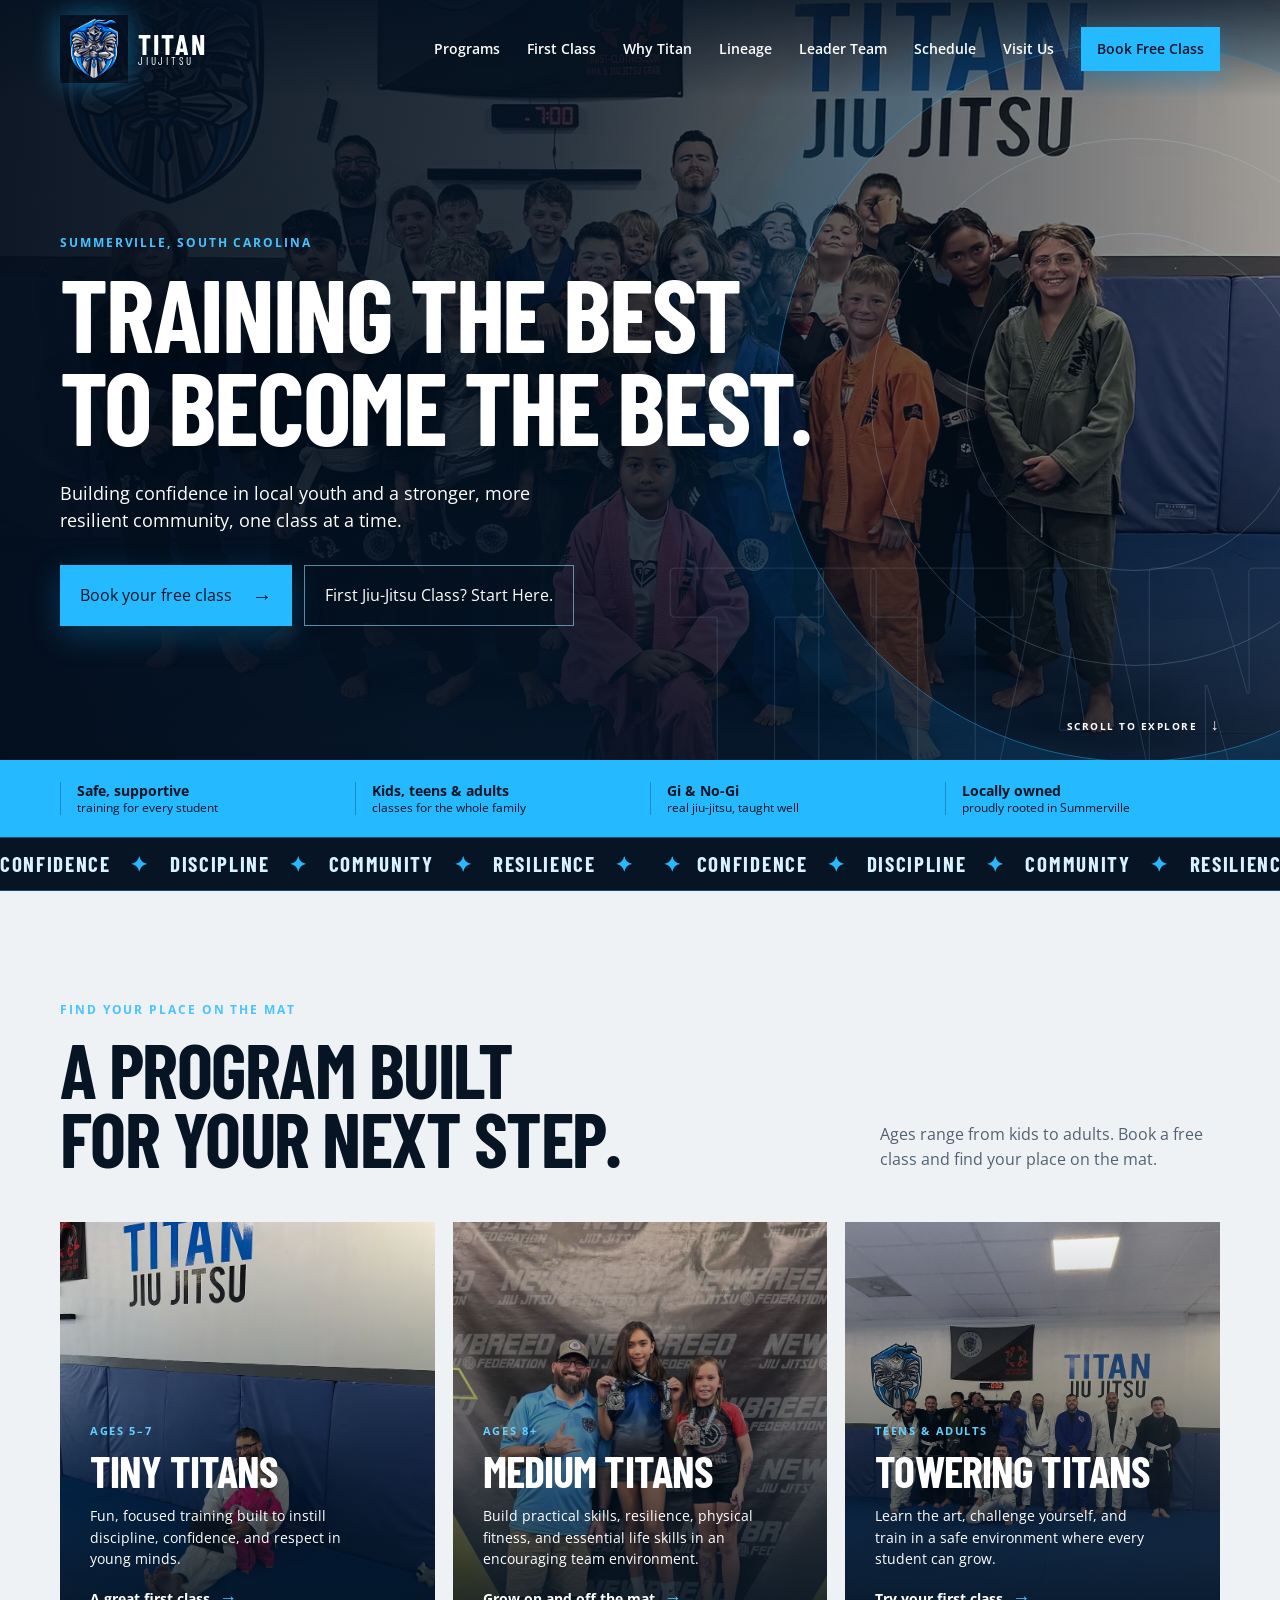
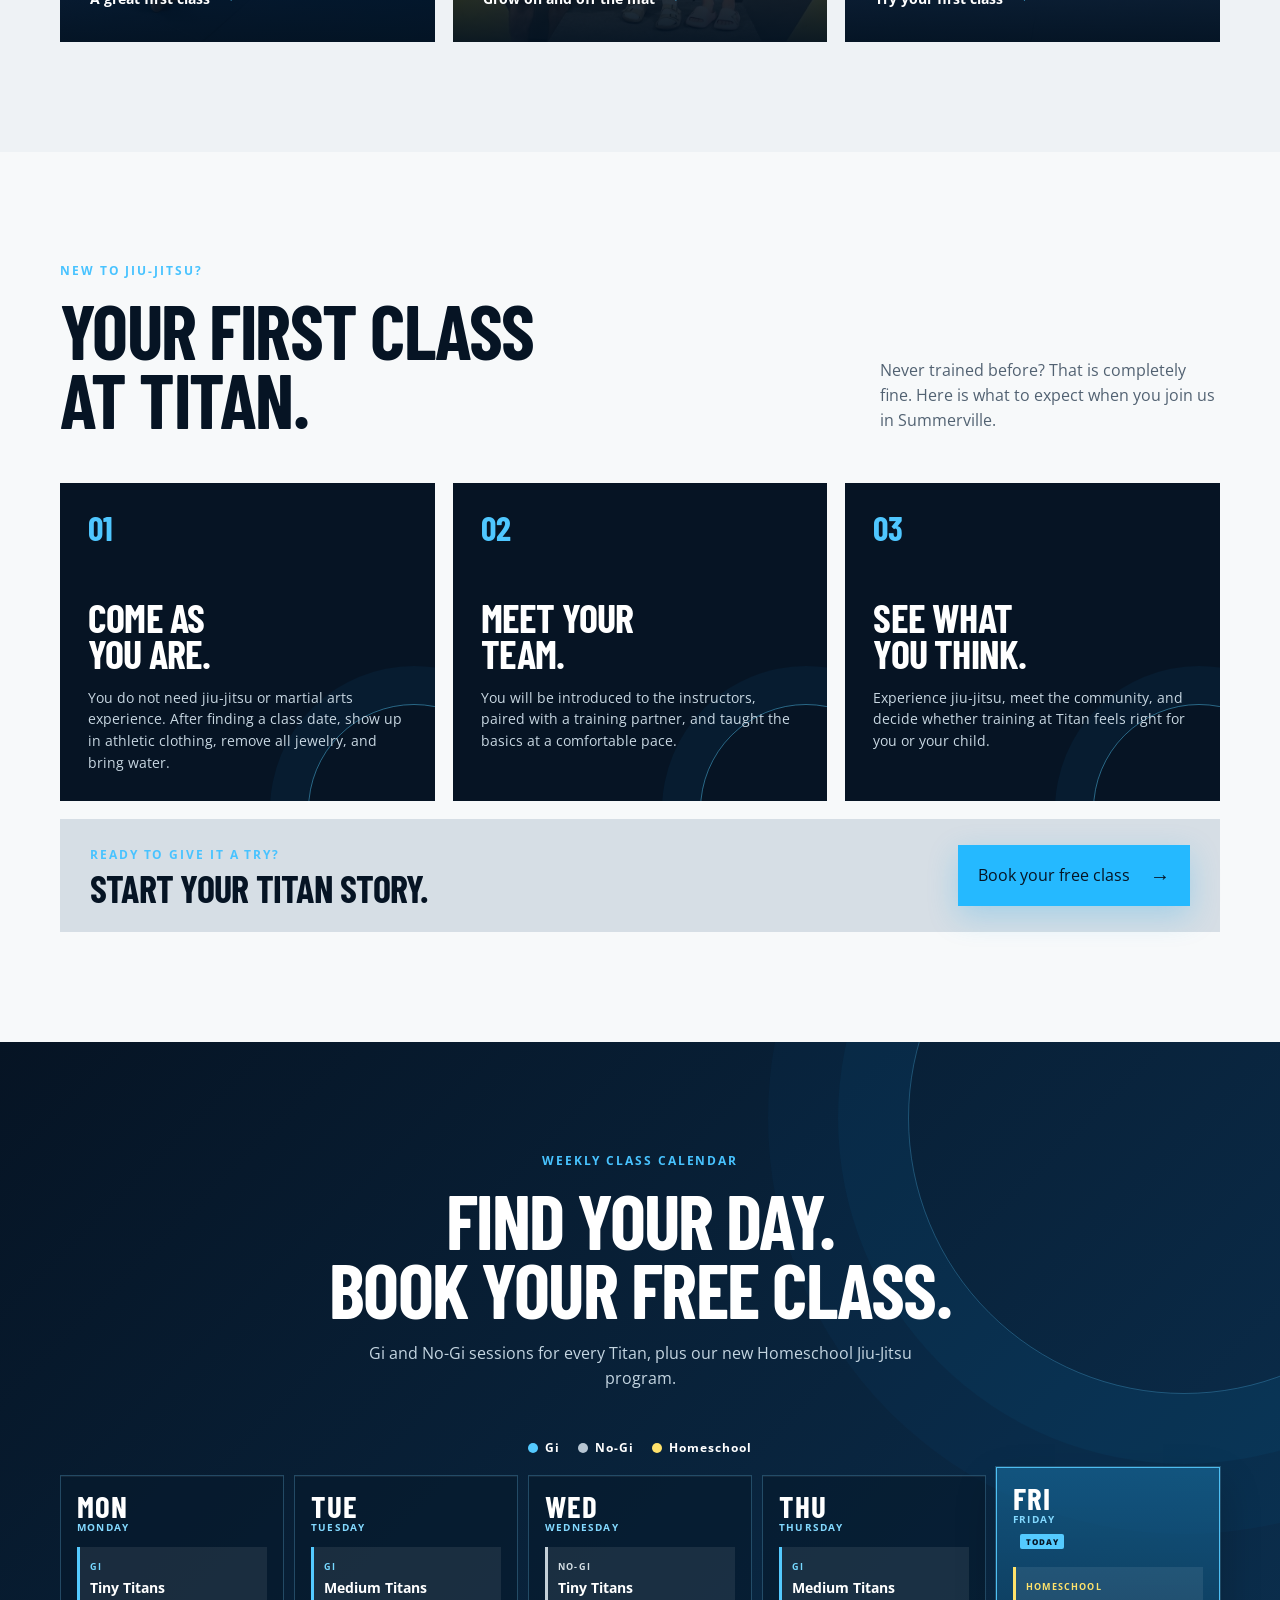
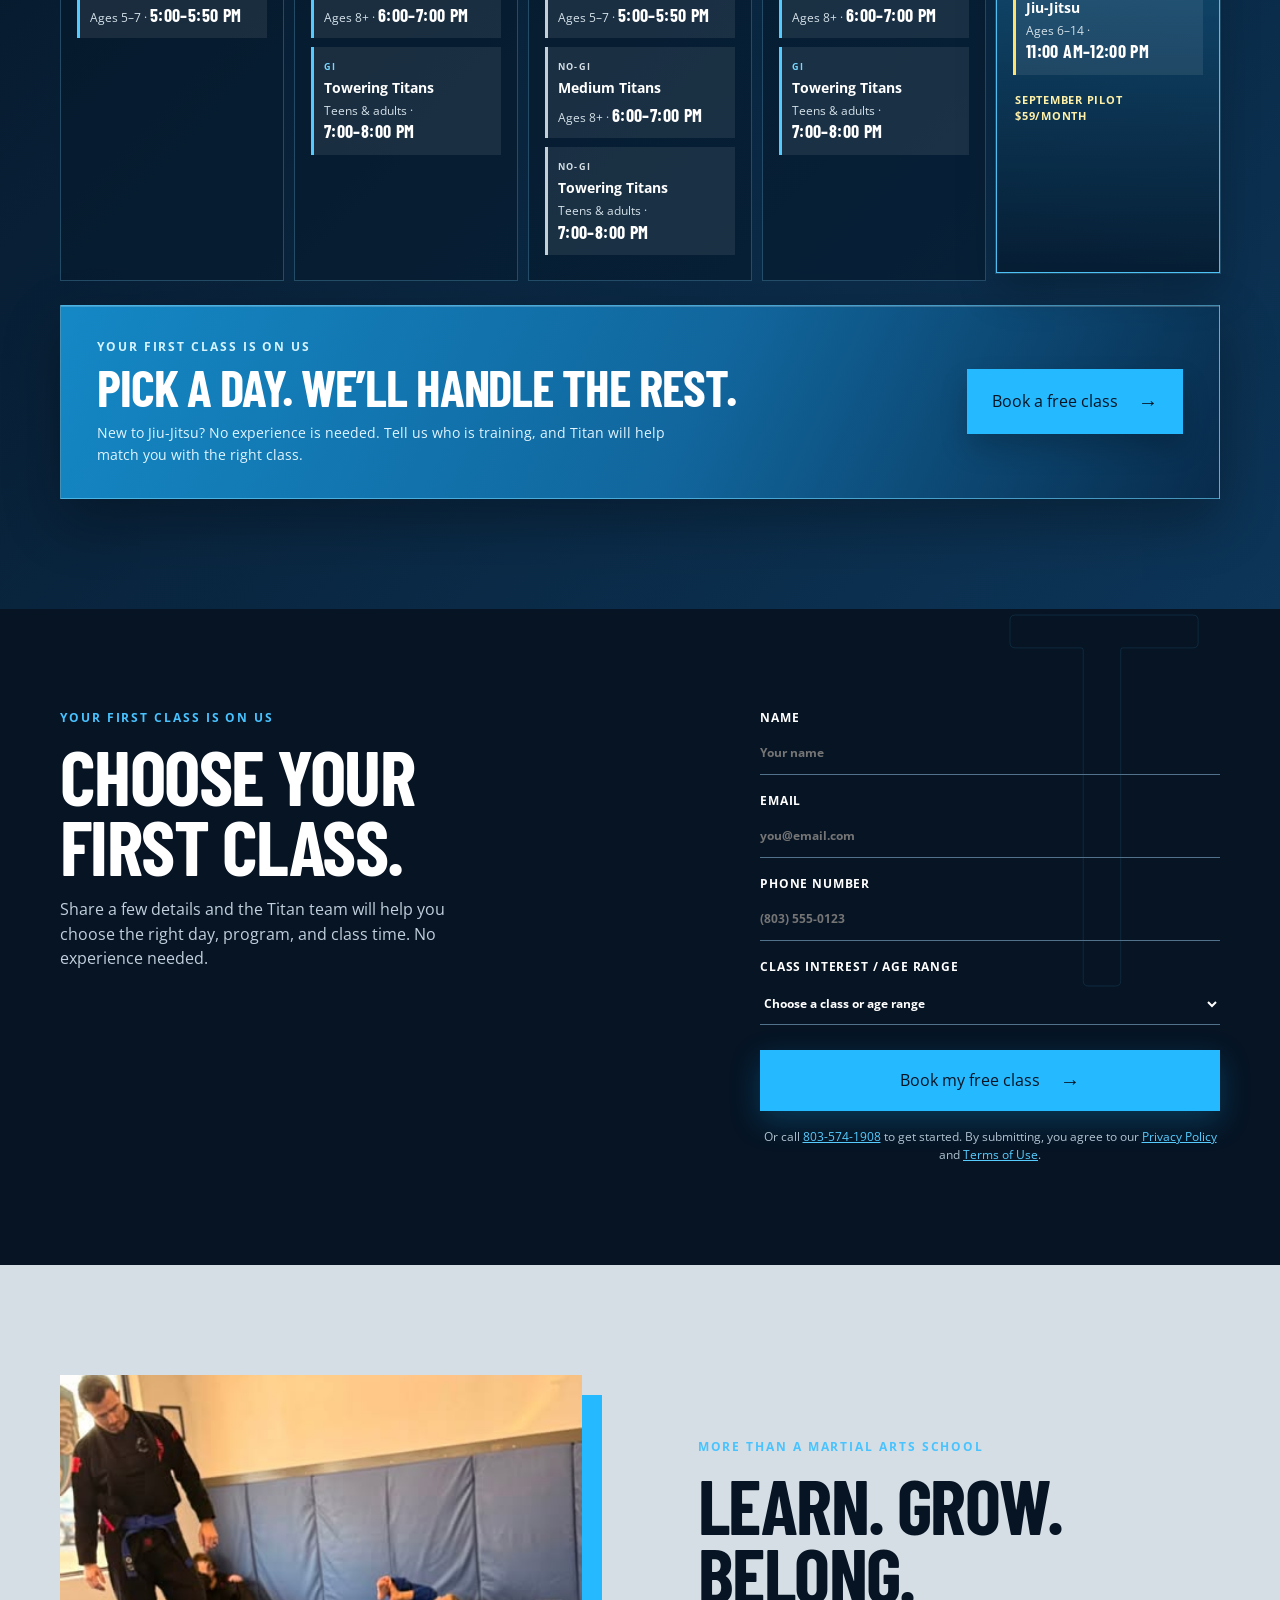
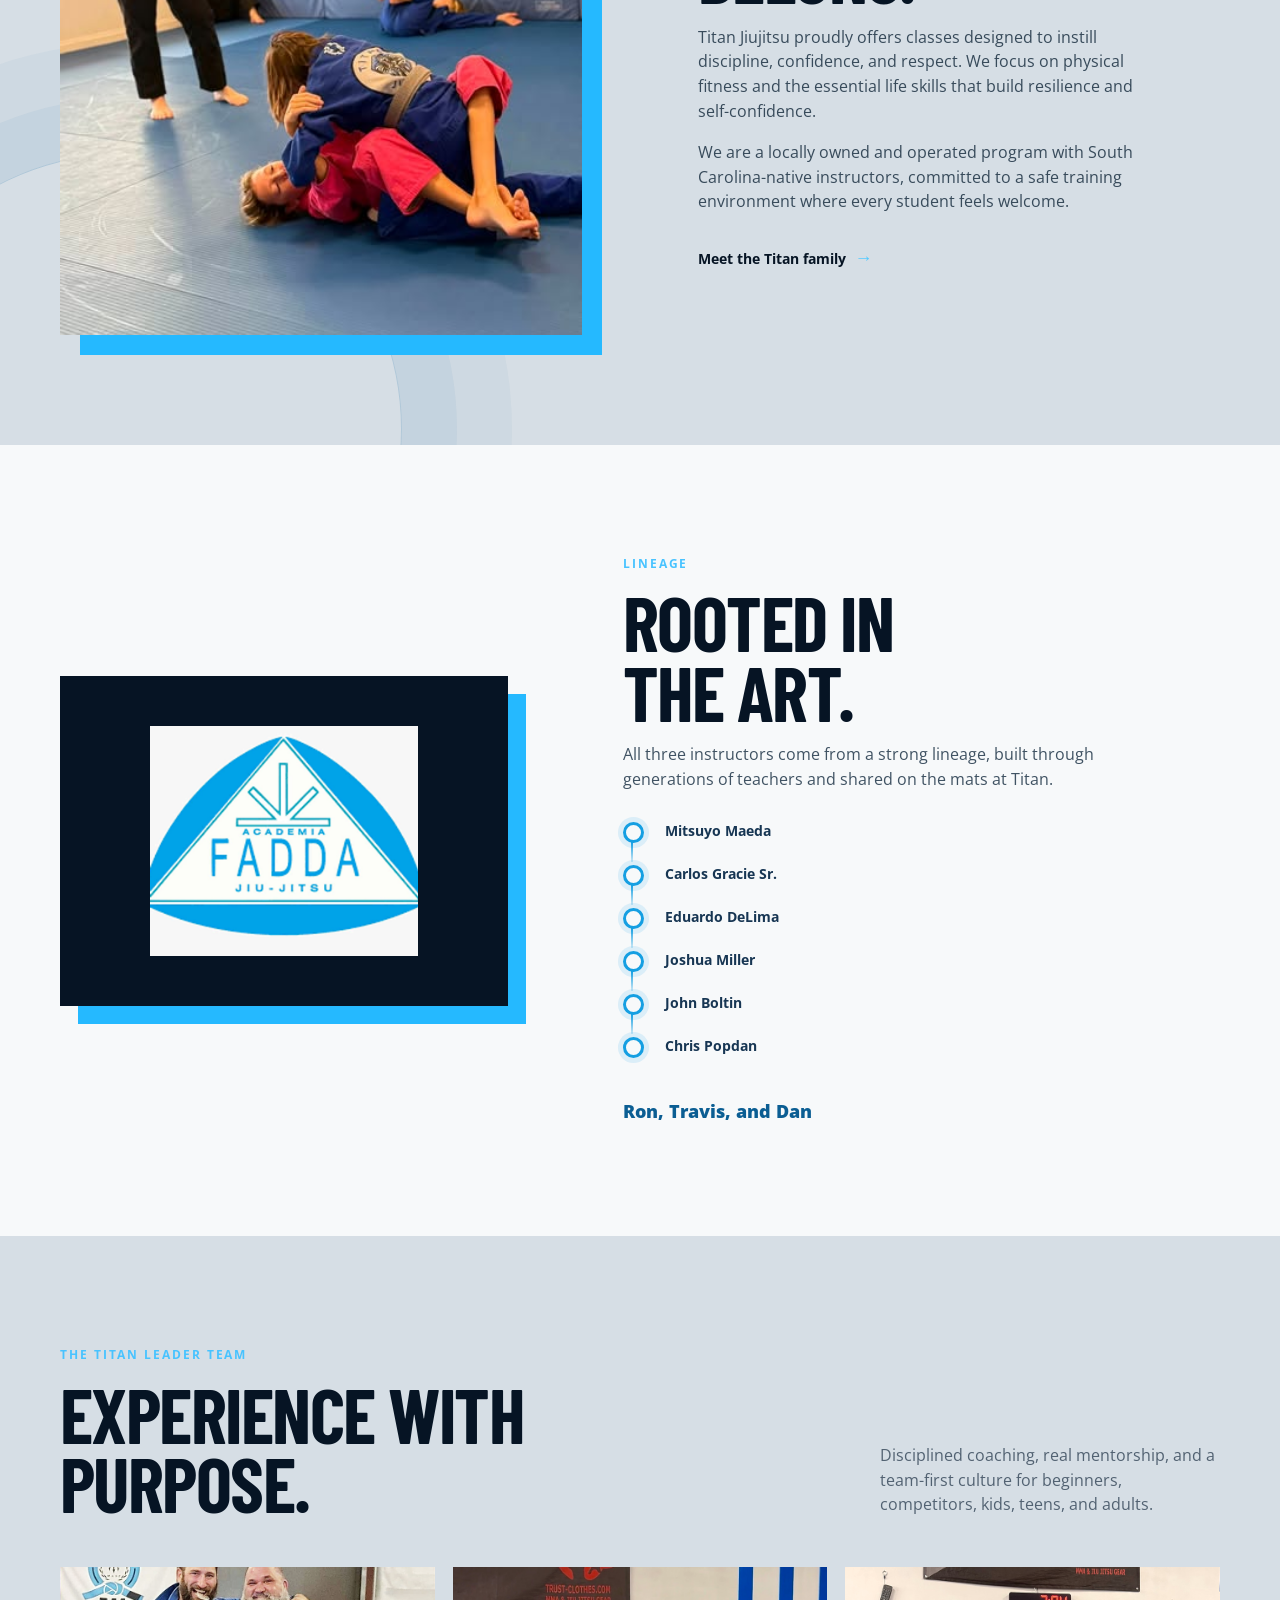
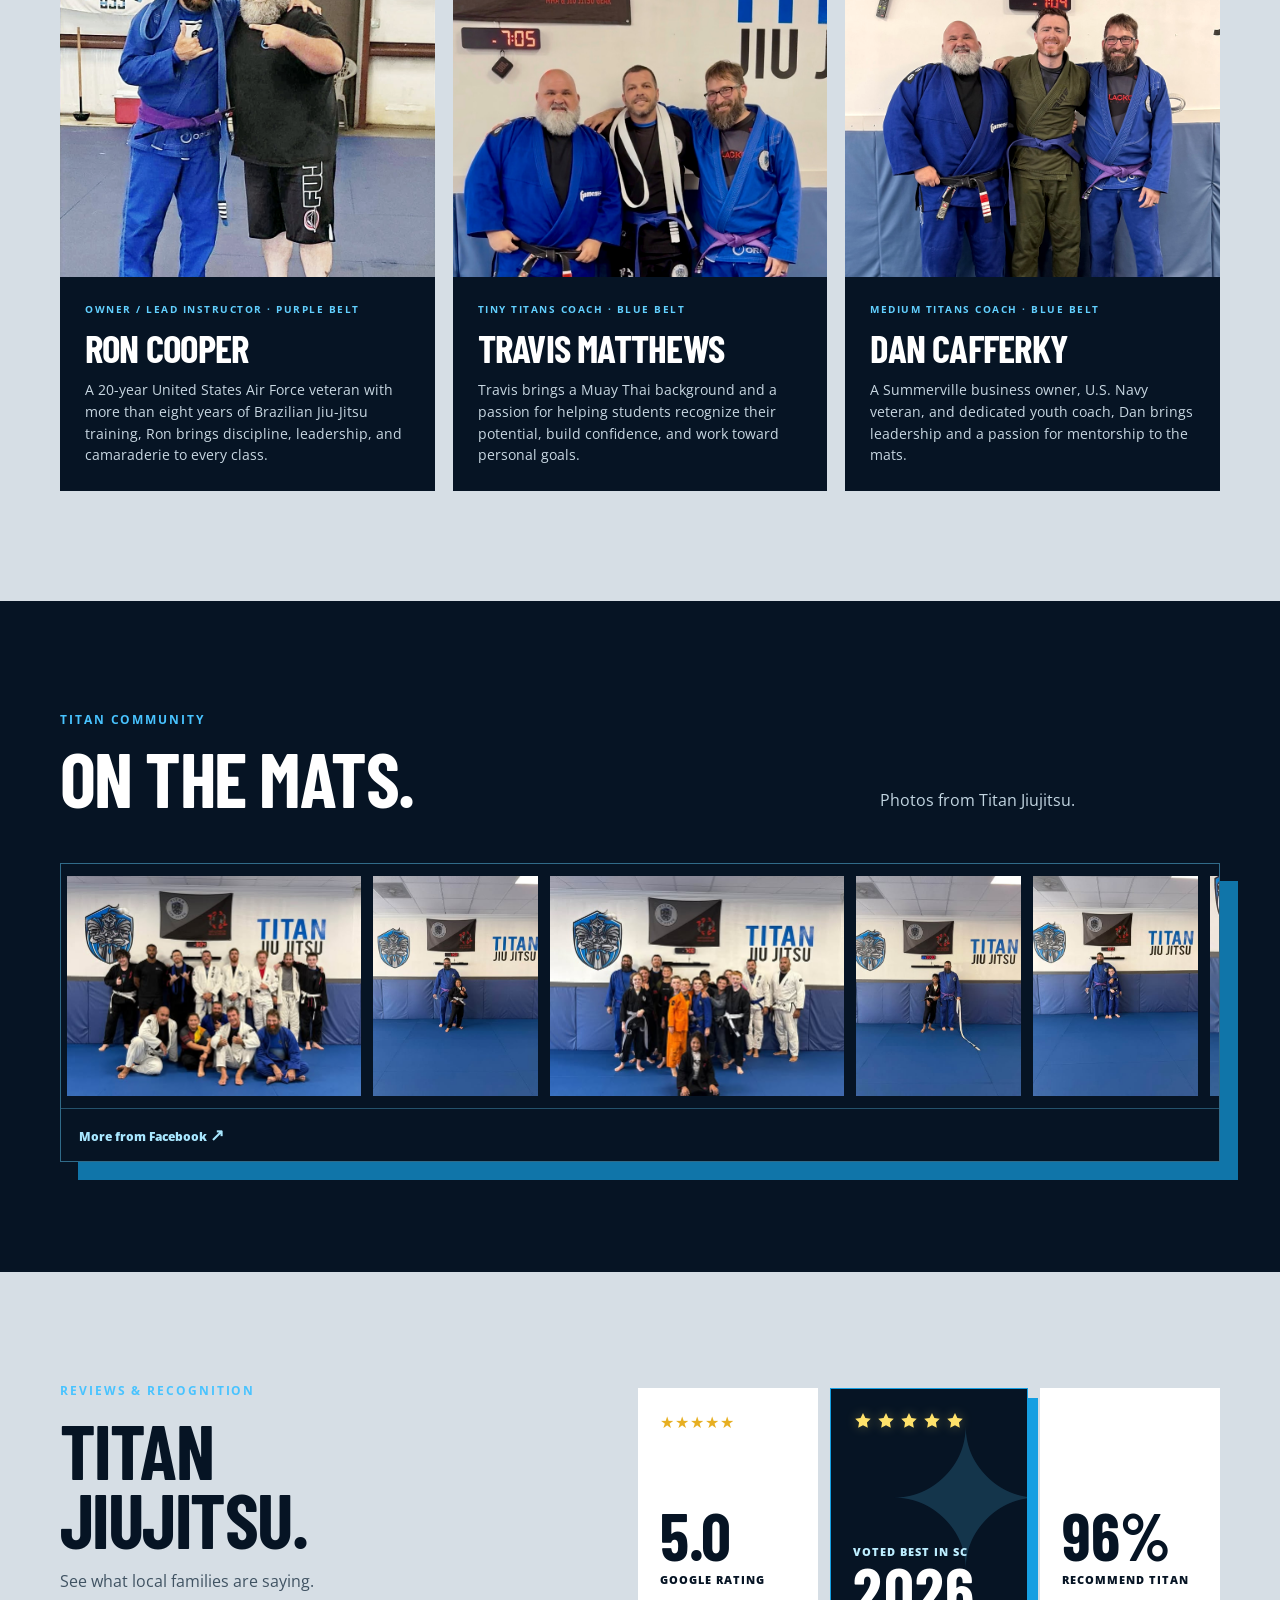
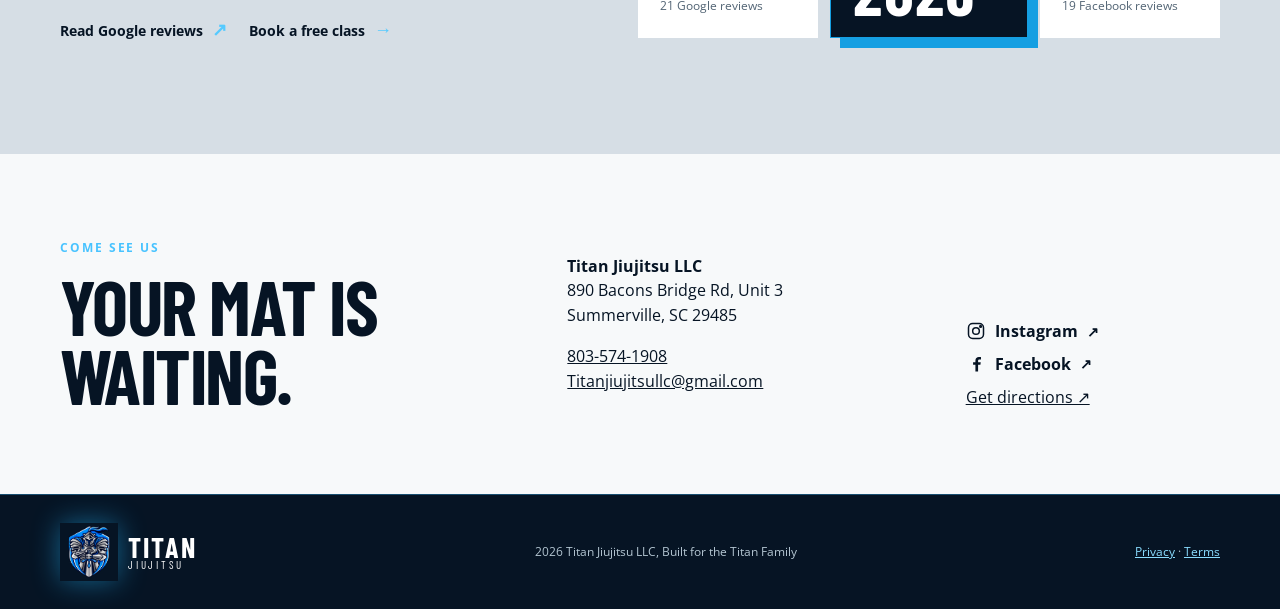
<file: index.html>
<!doctype html>
<html lang="en" data-instagram-feed-url="">
  <head>
    <meta charset="UTF-8" />
    <meta name="viewport" content="width=device-width, initial-scale=1.0" />
    <meta name="description" content="Titan Brazilian Jiu-Jitsu offers kids BJJ, teen, adult, and homeschool Jiu-Jitsu classes in Summerville, South Carolina. Book a free class." />
    <meta name="robots" content="index, follow" />
    <link rel="canonical" href="https://www.titanjiujitsusummerville.com/" />
    <meta property="og:type" content="website" />
    <meta property="og:site_name" content="Titan Brazilian Jiu-Jitsu" />
    <meta property="og:title" content="Kids & Adult BJJ in Summerville, SC | Titan Brazilian Jiu-Jitsu" />
    <meta property="og:description" content="Kids BJJ, beginner BJJ, teen, adult, and homeschool classes in Summerville, South Carolina. Book a free class." />
    <meta property="og:url" content="https://www.titanjiujitsusummerville.com/" />
    <meta property="og:image" content="https://www.titanjiujitsusummerville.com/assets/titan-knight-logo.jpeg" />
    <meta property="og:image:alt" content="Titan Jiujitsu knight emblem" />
    <meta name="twitter:card" content="summary_large_image" />
    <meta name="twitter:title" content="Kids & Adult BJJ in Summerville, SC | Titan Brazilian Jiu-Jitsu" />
    <meta name="twitter:description" content="Kids BJJ, beginner BJJ, teen, adult, and homeschool classes in Summerville, South Carolina. Book a free class." />
    <meta name="twitter:image" content="https://www.titanjiujitsusummerville.com/assets/titan-knight-logo.jpeg" />
    <meta name="twitter:image:alt" content="Titan Jiujitsu knight emblem" />
    <meta name="theme-color" content="#061424" />
    <link rel="icon" href="/favicon.ico" sizes="any" />
    <link rel="shortcut icon" href="/favicon.ico" />
    <link rel="icon" href="/favicon-48.png" type="image/png" sizes="48x48" />
    <link rel="icon" href="/favicon-96.png" type="image/png" sizes="96x96" />
    <link rel="apple-touch-icon" href="/apple-touch-icon.png" sizes="180x180" />
    <link rel="manifest" href="/site.webmanifest" />
    <link rel="preload" href="assets/hero-training.avif" as="image" type="image/avif" fetchpriority="high" />
    <title>Kids & Adult BJJ in Summerville, SC | Titan Brazilian Jiu-Jitsu</title>
    <link rel="preconnect" href="https://fonts.googleapis.com" />
    <link rel="preconnect" href="https://fonts.gstatic.com" crossorigin />
    <link href="https://fonts.googleapis.com/css2?family=Barlow+Condensed:wght@500;600;700;800&family=Open+Sans:wght@400;500;600;700&display=swap" rel="stylesheet" />
    <link rel="stylesheet" href="styles.css?v=launch-20260902" />
    <link rel="stylesheet" href="fixes.css?v=20260902" />
    <script type="application/ld+json">
      {
        "@context": "https://schema.org",
        "@type": ["SportsActivityLocation", "LocalBusiness"],
        "name": "Titan Brazilian Jiu-Jitsu LLC",
        "alternateName": "Titan Jiujitsu",
        "description": "Kids BJJ, teen, and adult Brazilian Jiu-Jitsu classes in Summerville, South Carolina.",
        "url": "https://www.titanjiujitsusummerville.com/",
        "telephone": "+1-803-574-1908",
        "email": "Titanjiujitsullc@gmail.com",
        "address": {
          "@type": "PostalAddress",
          "streetAddress": "890 Bacons Bridge Rd, Unit 3",
          "addressLocality": "Summerville",
          "addressRegion": "SC",
          "postalCode": "29485",
          "addressCountry": "US"
        },
        "areaServed": ["Summerville, South Carolina", "Dorchester County, South Carolina", "Charleston, South Carolina"],
        "sameAs": [
          "https://www.facebook.com/TitanJiujitsuLLC",
          "https://www.instagram.com/titan_jiujitsu_llc/",
          "https://www.tiktok.com/@thesummervilletitans"
        ],
        "openingHoursSpecification": [
          {"@type": "OpeningHoursSpecification", "dayOfWeek": "Monday", "opens": "17:00", "closes": "17:50"},
          {"@type": "OpeningHoursSpecification", "dayOfWeek": ["Tuesday", "Thursday"], "opens": "18:00", "closes": "20:00"},
          {"@type": "OpeningHoursSpecification", "dayOfWeek": "Wednesday", "opens": "17:00", "closes": "20:00"}
        ]
      }
    </script>
  </head>
  <body>
    <a class="skip-link" href="#main-content">Skip to content</a>
    <header class="site-header" id="top">
      <div class="container nav-wrap">
        <a class="brand" href="#top" aria-label="Titan Jiujitsu home">
          <img class="brand-logo" src="assets/titan-knight-icon.png" alt="Titan Jiujitsu knight emblem" width="72" height="72" />
          <span><strong>TITAN</strong><small>JIUJITSU</small></span>
        </a>
        <button class="menu-toggle" aria-expanded="false" aria-controls="main-menu" aria-label="Open navigation">
          <span></span><span></span><span></span><span class="sr-only">Open menu</span>
        </button>
        <nav id="main-menu" class="main-nav" aria-label="Main navigation">
          <a href="#programs">Programs</a>
          <a href="#first-class">First Class</a>
          <a href="#why-titan">Why Titan</a>
          <a href="#lineage">Lineage</a>
          <a href="#team">Leader Team</a>
          <a href="#schedule">Schedule</a>
          <a href="#visit">Visit Us</a>
          <a class="nav-cta" href="#trial">Book Free Class</a>
        </nav>
      </div>
    </header>

    <main id="main-content">
      <section class="hero">
        <div class="hero-media" role="img" aria-label="Titan Jiujitsu students and instructors"></div>
        <div class="hero-shade"></div>
        <div class="hero-rings" aria-hidden="true"></div>
        <div class="hero-type" aria-hidden="true">TITAN</div>
        <div class="container hero-content">
          <p class="eyebrow">SUMMERVILLE, SOUTH CAROLINA</p>
          <h1>Training the best<br />to become the best.</h1>
          <p class="hero-copy">Building confidence in local youth and a stronger, more resilient community, one class at a time.</p>
          <div class="hero-actions">
            <a class="button button-primary" href="#trial">Book your free class <span>→</span></a>
            <a class="button button-ghost" href="#first-class">First Jiu-Jitsu Class? Start Here.</a>
          </div>
        </div>
        <a class="hero-scroll" href="#programs">SCROLL TO EXPLORE <span>↓</span></a>
      </section>

      <section class="proof-bar">
        <div class="container proof-grid">
          <p><strong>Safe, supportive</strong><span>training for every student</span></p>
          <p><strong>Kids, teens &amp; adults</strong><span>classes for the whole family</span></p>
          <p><strong>Gi &amp; No-Gi</strong><span>real jiu-jitsu, taught well</span></p>
          <p><strong>Locally owned</strong><span>proudly rooted in Summerville</span></p>
        </div>
      </section>

      <div class="momentum-strip" aria-hidden="true">
        <div class="momentum-track"><div class="momentum-group">CONFIDENCE <span>✦</span> DISCIPLINE <span>✦</span> COMMUNITY <span>✦</span> RESILIENCE <span>✦</span></div><div class="momentum-group" aria-hidden="true">CONFIDENCE <span>✦</span> DISCIPLINE <span>✦</span> COMMUNITY <span>✦</span> RESILIENCE <span>✦</span></div><div class="momentum-group" aria-hidden="true">CONFIDENCE <span>✦</span> DISCIPLINE <span>✦</span> COMMUNITY <span>✦</span> RESILIENCE <span>✦</span></div><div class="momentum-group" aria-hidden="true">CONFIDENCE <span>✦</span> DISCIPLINE <span>✦</span> COMMUNITY <span>✦</span> RESILIENCE <span>✦</span></div><div class="momentum-group" aria-hidden="true">CONFIDENCE <span>✦</span> DISCIPLINE <span>✦</span> COMMUNITY <span>✦</span> RESILIENCE <span>✦</span></div><div class="momentum-group" aria-hidden="true">CONFIDENCE <span>✦</span> DISCIPLINE <span>✦</span> COMMUNITY <span>✦</span> RESILIENCE <span>✦</span></div></div>
      </div>

      <section class="section programs" id="programs">
        <div class="container">
          <div class="section-heading split-heading">
            <div>
              <p class="eyebrow">FIND YOUR PLACE ON THE MAT</p>
              <h2>A program built<br />for your next step.</h2>
            </div>
            <p>Ages range from kids to adults. Book a free class and find your place on the mat.</p>
          </div>
          <div class="program-grid">
            <article class="program-card program-card-kids">
              <p class="card-label">AGES 5–7</p>
              <h3>Tiny Titans</h3>
              <p>Fun, focused training built to instill discipline, confidence, and respect in young minds.</p>
              <a href="#trial">A great first class <span>→</span></a>
            </article>
            <article class="program-card program-card-youth">
              <p class="card-label">AGES 8+</p>
              <h3>Medium Titans</h3>
              <p>Build practical skills, resilience, physical fitness, and essential life skills in an encouraging team environment.</p>
              <a href="#trial">Grow on and off the mat <span>→</span></a>
            </article>
            <article class="program-card program-card-adults">
              <p class="card-label">TEENS &amp; ADULTS</p>
              <h3>Towering Titans</h3>
              <p>Learn the art, challenge yourself, and train in a safe environment where every student can grow.</p>
              <a href="#trial">Try your first class <span>→</span></a>
            </article>
          </div>
        </div>
      </section>

      <section class="section first-class" id="first-class">
        <div class="container">
          <div class="section-heading split-heading">
            <div><p class="eyebrow">NEW TO JIU-JITSU?</p><h2>Your first class<br />at Titan.</h2></div>
            <p>Never trained before? That is completely fine. Here is what to expect when you join us in Summerville.</p>
          </div>
          <div class="first-class-steps">
            <article><span>01</span><h3>Come as<br />you are.</h3><p>You do not need jiu-jitsu or martial arts experience. After finding a class date, show up in athletic clothing, remove all jewelry, and bring water.</p></article>
            <article><span>02</span><h3>Meet your<br />team.</h3><p>You will be introduced to the instructors, paired with a training partner, and taught the basics at a comfortable pace.</p></article>
            <article><span>03</span><h3>See what<br />you think.</h3><p>Experience jiu-jitsu, meet the community, and decide whether training at Titan feels right for you or your child.</p></article>
          </div>
          <div class="first-class-cta"><div><p class="eyebrow">READY TO GIVE IT A TRY?</p><h3>Start your Titan story.</h3></div><a class="button button-primary" href="#trial">Book your free class <span>→</span></a></div>
        </div>
      </section>

      <section class="section schedule" id="schedule">
        <div class="container">
          <div class="section-heading centered">
            <p class="eyebrow">WEEKLY CLASS CALENDAR</p>
            <h2>Find your day.<br />Book your free class.</h2>
            <p class="schedule-intro">Gi and No-Gi sessions for every Titan, plus our new Homeschool Jiu-Jitsu program.</p>
          </div>
          <div class="calendar-legend" aria-label="Class format legend"><span><i class="legend-dot gi-dot"></i>Gi</span><span><i class="legend-dot nogi-dot"></i>No-Gi</span><span><i class="legend-dot homeschool-dot"></i>Homeschool</span></div>
          <div class="class-calendar" aria-label="Titan Jiujitsu weekly class schedule">
            <article class="calendar-day" data-weekday="1"><h3>MON <small>Monday</small></h3><div class="calendar-session gi"><b>GI</b><strong>Tiny Titans</strong><span>Ages 5–7 · <time>5:00–5:50 PM</time></span></div></article>
            <article class="calendar-day" data-weekday="2"><h3>TUE <small>Tuesday</small></h3><div class="calendar-session gi"><b>GI</b><strong>Medium Titans</strong><span>Ages 8+ · <time>6:00–7:00 PM</time></span></div><div class="calendar-session gi"><b>GI</b><strong>Towering Titans</strong><span>Teens &amp; adults · <time>7:00–8:00 PM</time></span></div></article>
            <article class="calendar-day" data-weekday="3"><h3>WED <small>Wednesday</small></h3><div class="calendar-session nogi"><b>NO-GI</b><strong>Tiny Titans</strong><span>Ages 5–7 · <time>5:00–5:50 PM</time></span></div><div class="calendar-session nogi"><b>NO-GI</b><strong>Medium Titans</strong><span>Ages 8+ · <time>6:00–7:00 PM</time></span></div><div class="calendar-session nogi"><b>NO-GI</b><strong>Towering Titans</strong><span>Teens &amp; adults · <time>7:00–8:00 PM</time></span></div></article>
            <article class="calendar-day" data-weekday="4"><h3>THU <small>Thursday</small></h3><div class="calendar-session gi"><b>GI</b><strong>Medium Titans</strong><span>Ages 8+ · <time>6:00–7:00 PM</time></span></div><div class="calendar-session gi"><b>GI</b><strong>Towering Titans</strong><span>Teens &amp; adults · <time>7:00–8:00 PM</time></span></div></article>
            <article class="calendar-day homeschool-day" data-weekday="5"><h3>FRI <small>Friday</small></h3><div class="calendar-session homeschool"><b>HOMESCHOOL</b><strong>Jiu-Jitsu</strong><span>Ages 6–14 · <time>11:00 AM–12:00 PM</time></span></div><p class="calendar-note">September pilot<br />$59/month</p></article>
          </div>
          <div class="schedule-booking">
            <div><p class="eyebrow">YOUR FIRST CLASS IS ON US</p><h3>Pick a day. We’ll handle the rest.</h3><p>New to Jiu-Jitsu? No experience is needed. Tell us who is training, and Titan will help match you with the right class.</p></div>
            <a class="button button-primary calendar-booking-cta" href="#trial">Book a free class <span>→</span></a>
          </div>
        </div>
      </section>

      <section class="trial" id="trial">
        <div class="container trial-grid">
          <div>
            <p class="eyebrow">YOUR FIRST CLASS IS ON US</p>
            <h2>Choose your<br />first class.</h2>
            <p>Share a few details and the Titan team will help you choose the right day, program, and class time. No experience needed.</p>
          </div>
          <form class="trial-form" action="https://formsubmit.co/Titanjiujitsullc@gmail.com" method="post">
            <input type="hidden" name="_subject" value="New Titan Free Class Lead Form submission" />
            <input type="hidden" name="_next" value="https://www.titanjiujitsusummerville.com/thank-you.html" />
            <input type="hidden" name="_template" value="table" />
            <label>Name<input required name="Name" type="text" placeholder="Your name" autocomplete="name" /></label>
            <label>Email<input required name="Email" type="email" placeholder="you@email.com" /></label>
            <label>Phone Number<input required name="Phone Number" type="tel" placeholder="(803) 555-0123" autocomplete="tel" /></label>
            <label>Class Interest / Age Range<select required name="Class Interest / Age Range"><option value="" selected disabled>Choose a class or age range</option><option>Tiny Titans (ages 5-7)</option><option>Medium Titans (ages 8+)</option><option>Towering Titans (teens and adults)</option><option>Homeschool Jiu-Jitsu (ages 6-14)</option><option>Not sure yet</option></select></label>
            <button class="button button-primary" type="submit">Book my free class <span>→</span></button>
            <p class="form-note">Or call <a href="tel:+18035741908">803-574-1908</a> to get started. By submitting, you agree to our <a href="privacy.html">Privacy Policy</a> and <a href="terms.html">Terms of Use</a>.</p>
          </form>
        </div>
      </section>

      <section class="section story" id="why-titan">
        <div class="container story-grid">
          <div class="story-image"><img src="assets/learn-grow-belong-facebook.jpg" alt="Titan Jiujitsu students drilling with a coach" width="1536" height="2048" loading="lazy" decoding="async" /></div>
          <div class="story-copy">
            <p class="eyebrow">MORE THAN A MARTIAL ARTS SCHOOL</p>
            <h2>Learn. Grow.<br />Belong.</h2>
            <p>Titan Jiujitsu proudly offers classes designed to instill discipline, confidence, and respect. We focus on physical fitness and the essential life skills that build resilience and self-confidence.</p>
            <p>We are a locally owned and operated program with South Carolina-native instructors, committed to a safe training environment where every student feels welcome.</p>
            <a class="text-link" href="#visit">Meet the Titan family <span>→</span></a>
          </div>
        </div>
      </section>

      <section class="section lineage" id="lineage">
        <div class="container lineage-grid">
          <div class="lineage-mark"><img src="assets/titan-lineage.avif" alt="Titan Jiujitsu lineage crest" width="638" height="546" loading="lazy" decoding="async" /></div>
          <div>
            <p class="eyebrow">LINEAGE</p>
            <h2>Rooted in<br />the art.</h2>
            <p class="lineage-copy">All three instructors come from a strong lineage, built through generations of teachers and shared on the mats at Titan.</p>
            <ol class="lineage-path"><li>Mitsuyo Maeda</li><li>Carlos Gracie Sr.</li><li>Eduardo DeLima</li><li>Joshua Miller</li><li>John Boltin</li><li>Chris Popdan</li></ol>
            <p class="lineage-team">Ron, Travis, and Dan</p>
          </div>
        </div>
      </section>

      <section class="section leader-team" id="team">
        <div class="container">
          <div class="section-heading split-heading"><div><p class="eyebrow">THE TITAN LEADER TEAM</p><h2>Experience with<br />purpose.</h2></div><p>Disciplined coaching, real mentorship, and a team-first culture for beginners, competitors, kids, teens, and adults.</p></div>
          <div class="leader-grid">
            <article class="leader-card"><img src="assets/titan-community.avif" alt="Ron Cooper, Titan Jiujitsu owner and lead instructor" width="900" height="1010" loading="lazy" decoding="async" /><div><p class="card-label">OWNER / LEAD INSTRUCTOR · PURPLE BELT</p><h3>Ron Cooper</h3><p>A 20-year United States Air Force veteran with more than eight years of Brazilian Jiu-Jitsu training, Ron brings discipline, leadership, and camaraderie to every class.</p></div></article>
            <article class="leader-card"><img src="assets/travis-matthews.avif" alt="Travis Matthews, Tiny Titans coach" width="900" height="1125" loading="lazy" decoding="async" /><div><p class="card-label">TINY TITANS COACH · BLUE BELT</p><h3>Travis Matthews</h3><p>Travis brings a Muay Thai background and a passion for helping students recognize their potential, build confidence, and work toward personal goals.</p></div></article>
            <article class="leader-card"><img src="assets/dan-cafferky.avif" alt="Dan Cafferky, Medium Titans coach" width="900" height="1010" loading="lazy" decoding="async" /><div><p class="card-label">MEDIUM TITANS COACH · BLUE BELT</p><h3>Dan Cafferky</h3><p>A Summerville business owner, U.S. Navy veteran, and dedicated youth coach, Dan brings leadership and a passion for mentorship to the mats.</p></div></article>
          </div>
        </div>
      </section>

      <section class="section social-feed titan-gallery" id="facebook-gallery">
        <div class="container">
          <div class="section-heading split-heading"><div><p class="eyebrow">TITAN COMMUNITY</p><h2>On the mats.</h2></div><p>Photos from Titan Jiujitsu.</p></div>
          <div class="photo-marquee" aria-label="Titan Jiujitsu photo gallery">
            <div class="photo-track">
              <div class="photo-set">
                <figure><img src="assets/facebook-gallery/titan-facebook-01.jpg" alt="Titan adult Jiu-Jitsu students together after class" width="590" height="590" loading="lazy" decoding="async" /></figure>
                <figure class="is-portrait"><img src="assets/facebook-gallery/titan-facebook-02.jpg" alt="Titan student celebrating a belt promotion with an instructor" width="590" height="590" loading="lazy" decoding="async" /></figure>
                <figure><img src="assets/facebook-gallery/titan-facebook-03.jpg" alt="Titan youth Jiu-Jitsu class with coaches on the mats" width="590" height="590" loading="lazy" decoding="async" /></figure>
                <figure class="is-portrait"><img src="assets/facebook-gallery/titan-facebook-04.jpg" alt="Young Titan student after earning a new belt" width="590" height="590" loading="lazy" decoding="async" /></figure>
                <figure class="is-portrait"><img src="assets/facebook-gallery/titan-facebook-05.jpg" alt="Titan youth student with an instructor after class" width="590" height="590" loading="lazy" decoding="async" /></figure>
                <figure><img src="assets/facebook-gallery/titan-facebook-06.jpg" alt="Tiny Titans class with their coaches" width="590" height="590" loading="lazy" decoding="async" /></figure>
                <figure><img src="assets/facebook-gallery/titan-facebook-07.jpg" alt="Titan adult no-gi class together on the mats" width="590" height="590" loading="lazy" decoding="async" /></figure>
                <figure class="is-portrait"><img src="assets/facebook-gallery/titan-facebook-08.jpg" alt="Titan kids Jiu-Jitsu class with coaches" width="590" height="590" loading="lazy" decoding="async" /></figure>
              </div>
              <div class="photo-set" aria-hidden="true">
                <figure><img src="assets/facebook-gallery/titan-facebook-01.jpg" alt="" width="590" height="590" loading="lazy" decoding="async" /></figure>
                <figure class="is-portrait"><img src="assets/facebook-gallery/titan-facebook-02.jpg" alt="" width="590" height="590" loading="lazy" decoding="async" /></figure>
                <figure><img src="assets/facebook-gallery/titan-facebook-03.jpg" alt="" width="590" height="590" loading="lazy" decoding="async" /></figure>
                <figure class="is-portrait"><img src="assets/facebook-gallery/titan-facebook-04.jpg" alt="" width="590" height="590" loading="lazy" decoding="async" /></figure>
                <figure class="is-portrait"><img src="assets/facebook-gallery/titan-facebook-05.jpg" alt="" width="590" height="590" loading="lazy" decoding="async" /></figure>
                <figure><img src="assets/facebook-gallery/titan-facebook-06.jpg" alt="" width="590" height="590" loading="lazy" decoding="async" /></figure>
                <figure><img src="assets/facebook-gallery/titan-facebook-07.jpg" alt="" width="590" height="590" loading="lazy" decoding="async" /></figure>
                <figure class="is-portrait"><img src="assets/facebook-gallery/titan-facebook-08.jpg" alt="" width="590" height="590" loading="lazy" decoding="async" /></figure>
              </div>
            </div>
            <a class="gallery-link" href="https://www.facebook.com/TitanJiujitsuLLC/photos" target="_blank" rel="noreferrer">More from Facebook <span>↗</span></a>
          </div>
        </div>
      </section>

      <section class="section titan-proof" id="reviews">
        <div class="container proof-showcase">
          <div class="proof-copy"><p class="eyebrow">REVIEWS &amp; RECOGNITION</p><h2>Titan<br />Jiujitsu.</h2><p>See what local families are saying.</p><div class="proof-links"><a class="text-link" href="https://www.google.com/maps/search/?api=1&amp;query=Titan+Jiujitsu+LLC+Summerville+SC" target="_blank" rel="noreferrer">Read Google reviews <span>↗</span></a><a class="text-link" href="#trial">Book a free class <span>→</span></a></div></div>
          <div class="proof-awards">
            <article class="review-score"><div class="star-row" aria-label="5 out of 5 stars">★★★★★</div><strong>5.0</strong><span>Google rating</span><p>21 Google reviews</p></article>
            <article class="award-card"><div class="award-stars" aria-label="Five stars"><svg viewBox="0 0 24 24" aria-hidden="true"><path d="m12 2.5 2.9 5.8 6.4.9-4.6 4.5 1.1 6.3-5.8-3-5.8 3 1.1-6.3-4.6-4.5 6.4-.9Z" /></svg><svg viewBox="0 0 24 24" aria-hidden="true"><path d="m12 2.5 2.9 5.8 6.4.9-4.6 4.5 1.1 6.3-5.8-3-5.8 3 1.1-6.3-4.6-4.5 6.4-.9Z" /></svg><svg viewBox="0 0 24 24" aria-hidden="true"><path d="m12 2.5 2.9 5.8 6.4.9-4.6 4.5 1.1 6.3-5.8-3-5.8 3 1.1-6.3-4.6-4.5 6.4-.9Z" /></svg><svg viewBox="0 0 24 24" aria-hidden="true"><path d="m12 2.5 2.9 5.8 6.4.9-4.6 4.5 1.1 6.3-5.8-3-5.8 3 1.1-6.3-4.6-4.5 6.4-.9Z" /></svg><svg viewBox="0 0 24 24" aria-hidden="true"><path d="m12 2.5 2.9 5.8 6.4.9-4.6 4.5 1.1 6.3-5.8-3-5.8 3 1.1-6.3-4.6-4.5 6.4-.9Z" /></svg></div><span>Voted Best in SC</span><strong>2026</strong></article>
            <article class="facebook-score"><strong>96%</strong><span>recommend Titan</span><p>19 Facebook reviews</p></article>
          </div>
        </div>
      </section>


      <section class="section visit" id="visit">
        <div class="container visit-grid">
          <div><p class="eyebrow">COME SEE US</p><h2>Your mat is<br />waiting.</h2></div>
          <div class="visit-details"><p><strong>Titan Jiujitsu LLC</strong><br />890 Bacons Bridge Rd, Unit 3<br />Summerville, SC 29485</p><p><a href="tel:+18035741908">803-574-1908</a><br /><a href="mailto:Titanjiujitsullc@gmail.com">Titanjiujitsullc@gmail.com</a></p></div>
          <div class="visit-links"><a class="social-link" href="https://www.instagram.com/titan_jiujitsu_llc/" target="_blank" rel="noreferrer" aria-label="Follow Titan Jiujitsu on Instagram"><svg viewBox="0 0 24 24" aria-hidden="true"><rect x="3" y="3" width="18" height="18" rx="5"></rect><circle cx="12" cy="12" r="4"></circle><circle cx="17.5" cy="6.5" r="1"></circle></svg><span>Instagram</span><b>↗</b></a><a class="social-link" href="https://www.facebook.com/TitanJiujitsuLLC" target="_blank" rel="noreferrer" aria-label="Follow Titan Jiujitsu on Facebook"><svg viewBox="0 0 24 24" aria-hidden="true"><path d="M14.5 21v-8h2.8l.4-3h-3.2V8.1c0-.9.3-1.6 1.7-1.6H18V3.8c-.3 0-1.3-.1-2.5-.1-2.5 0-4.2 1.5-4.2 4.3v2H8.5v3h2.8v8h3.2Z"></path></svg><span>Facebook</span><b>↗</b></a><a href="https://maps.google.com/?q=890+Bacons+Bridge+Rd+Unit+3+Summerville+SC+29485" target="_blank" rel="noreferrer">Get directions ↗</a></div>
        </div>
      </section>
    </main>

    <footer class="site-footer"><div class="container"><a class="brand" href="#top"><img class="brand-logo" src="assets/titan-knight-icon.png" alt="Titan Jiujitsu knight emblem" width="72" height="72" /><span><strong>TITAN</strong><small>JIUJITSU</small></span></a><p>2026 Titan Jiujitsu LLC, Built for the Titan Family</p><p class="footer-legal"><a href="privacy.html">Privacy</a> · <a href="terms.html">Terms</a></p></div></footer>
    <script src="script.js?v=launch-20260902"></script>
  </body>
</html>
</file>
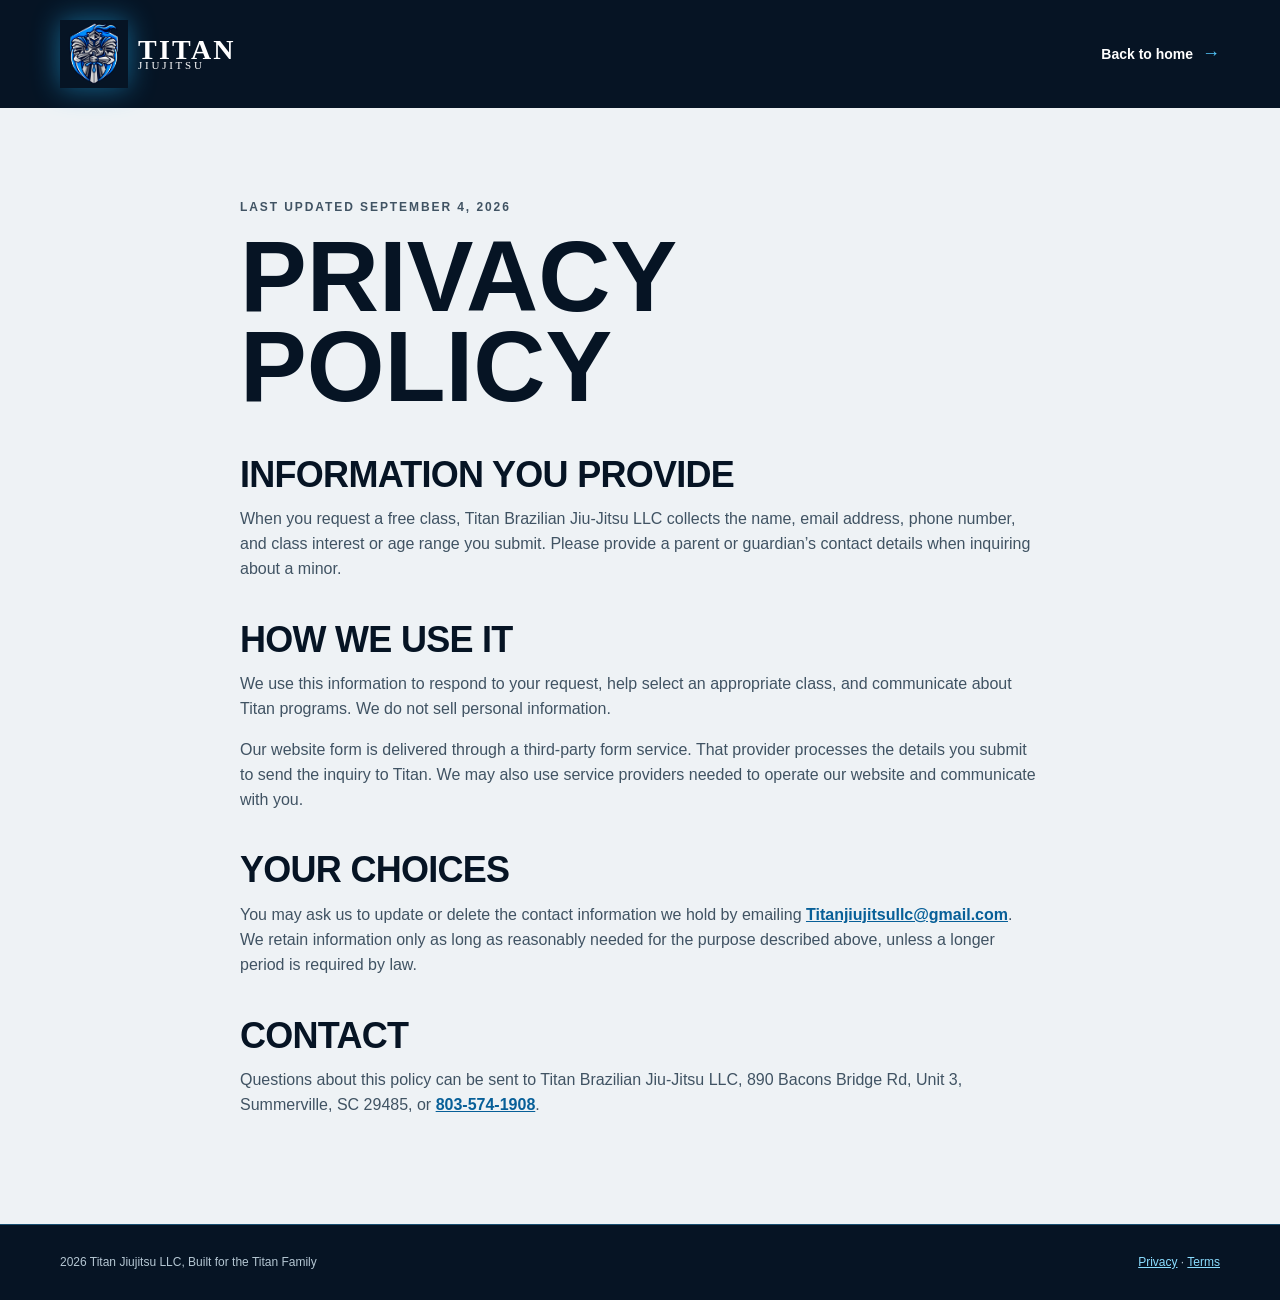
<file: privacy-terms.html>
<!doctype html>
<html lang="en">
<head>
  <meta charset="UTF-8" />
  <meta name="viewport" content="width=device-width, initial-scale=1.0" />
  <meta http-equiv="refresh" content="0; url=privacy.html" />
  <link rel="canonical" href="https://www.titanjiujitsusummerville.com/privacy.html" />
  <title>Privacy Policy | Titan Brazilian Jiu-Jitsu</title>
</head>
<body><p><a href="privacy.html">View Titan Jiujitsu's Privacy Policy</a>.</p></body>
</html>
</file>
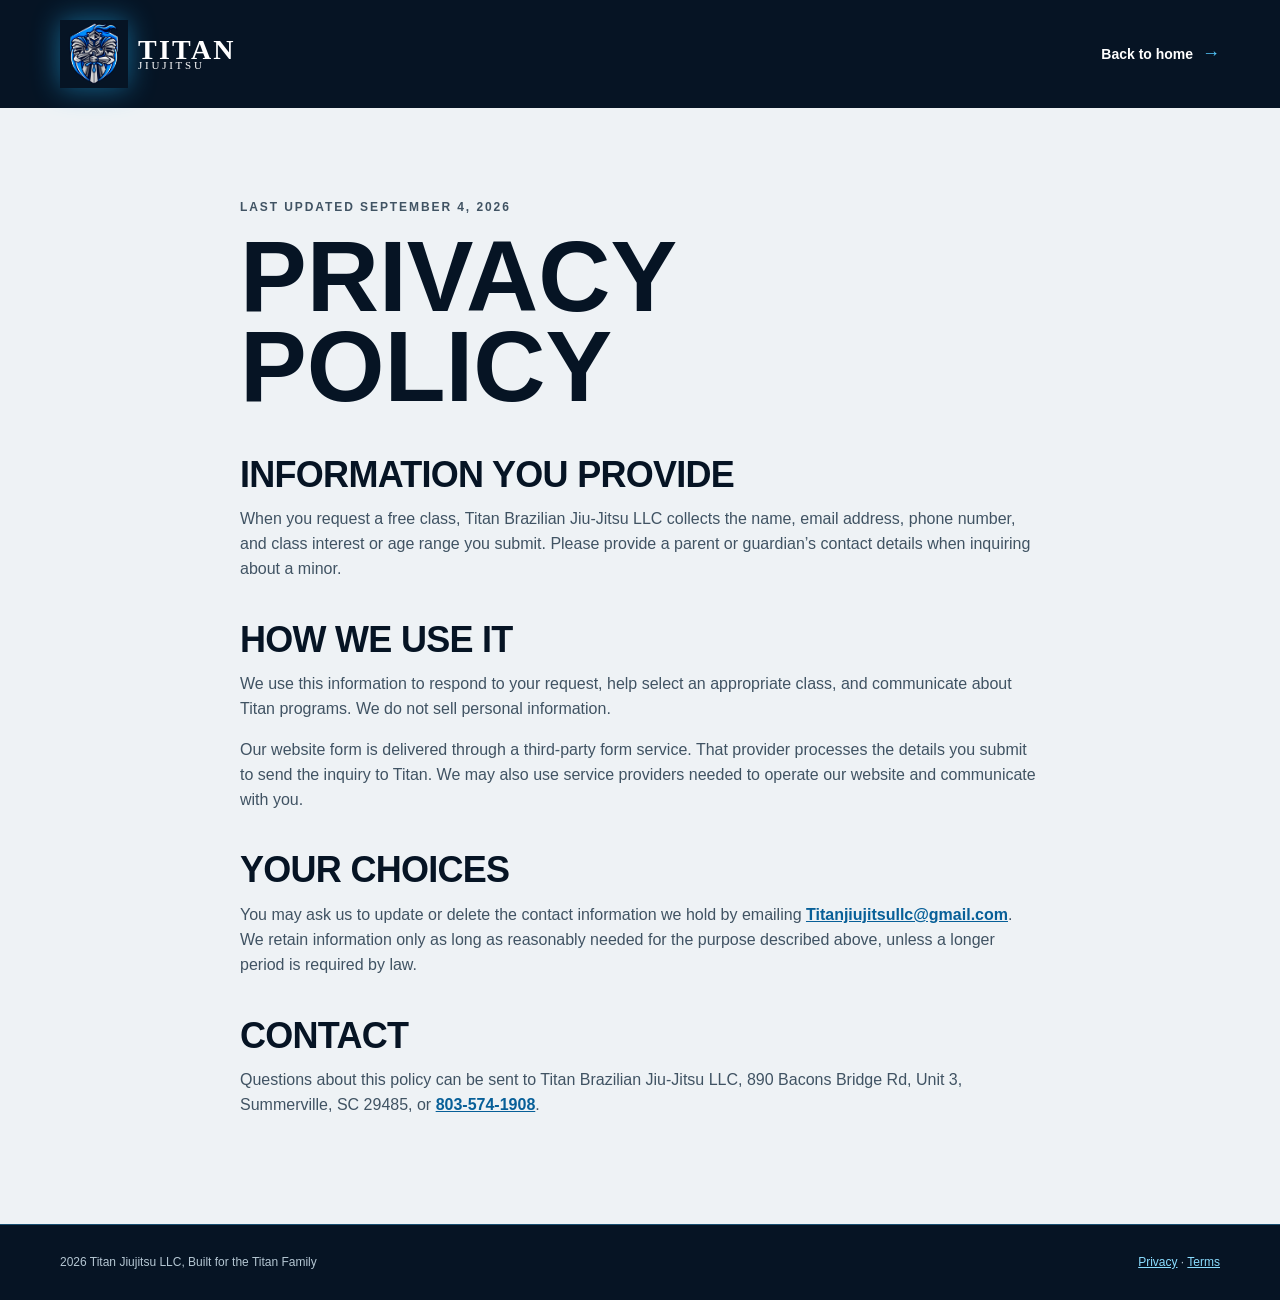
<file: privacy.html>
<!doctype html>
<html lang="en">
<head>
  <meta charset="UTF-8" />
  <meta name="viewport" content="width=device-width, initial-scale=1.0" />
  <meta name="description" content="Privacy policy for Titan Brazilian Jiu-Jitsu LLC in Summerville, South Carolina." />
  <meta name="robots" content="index, follow" />
  <link rel="canonical" href="https://www.titanjiujitsusummerville.com/privacy.html" />
  <meta name="theme-color" content="#061424" />
  <link rel="icon" href="/favicon.ico" sizes="any" />
  <link rel="icon" href="/favicon-48.png" type="image/png" sizes="48x48" />
  <link rel="icon" href="/favicon-96.png" type="image/png" sizes="96x96" />
  <link rel="apple-touch-icon" href="/apple-touch-icon.png" sizes="180x180" />
  <link rel="manifest" href="/site.webmanifest" />
  <link rel="stylesheet" href="styles.css?v=launch-20260902" />
  <title>Privacy Policy | Titan Brazilian Jiu-Jitsu</title>
</head>
<body>
  <header class="legal-header"><div class="container"><a class="brand" href="/"><img class="brand-logo" src="assets/titan-knight-icon.png" alt="Titan Brazilian Jiu-Jitsu knight emblem" width="52" height="52" /><span><strong>TITAN</strong><small>JIUJITSU</small></span></a><a href="/" class="text-link">Back to home <span>→</span></a></div></header>
  <main class="legal-page container">
    <p class="eyebrow">LAST UPDATED SEPTEMBER 4, 2026</p>
    <h1>Privacy policy</h1>
    <section><h2>Information you provide</h2><p>When you request a free class, Titan Brazilian Jiu-Jitsu LLC collects the name, email address, phone number, and class interest or age range you submit. Please provide a parent or guardian’s contact details when inquiring about a minor.</p></section>
    <section><h2>How we use it</h2><p>We use this information to respond to your request, help select an appropriate class, and communicate about Titan programs. We do not sell personal information.</p><p>Our website form is delivered through a third-party form service. That provider processes the details you submit to send the inquiry to Titan. We may also use service providers needed to operate our website and communicate with you.</p></section>
    <section><h2>Your choices</h2><p>You may ask us to update or delete the contact information we hold by emailing <a href="mailto:Titanjiujitsullc@gmail.com">Titanjiujitsullc@gmail.com</a>. We retain information only as long as reasonably needed for the purpose described above, unless a longer period is required by law.</p></section>
    <section><h2>Contact</h2><p>Questions about this policy can be sent to Titan Brazilian Jiu-Jitsu LLC, 890 Bacons Bridge Rd, Unit 3, Summerville, SC 29485, or <a href="tel:+18035741908">803-574-1908</a>.</p></section>
  </main>
  <footer class="site-footer"><div class="container"><p>2026 Titan Jiujitsu LLC, Built for the Titan Family</p><p><a href="privacy.html">Privacy</a> · <a href="terms.html">Terms</a></p></div></footer>
</body>
</html>
</file>
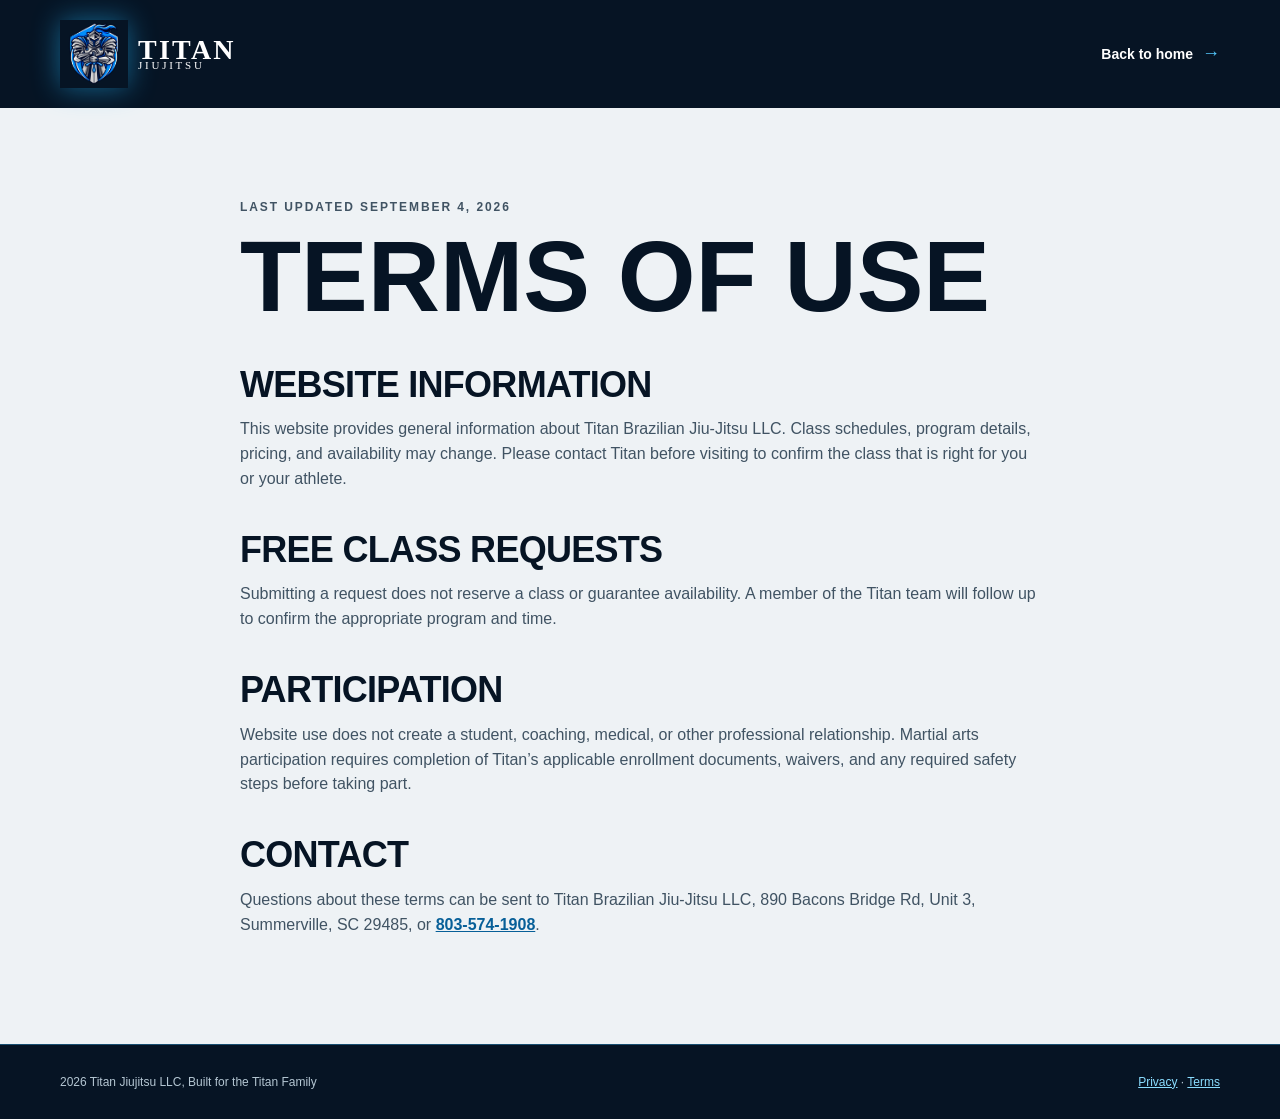
<file: terms.html>
<!doctype html>
<html lang="en">
<head>
  <meta charset="UTF-8" />
  <meta name="viewport" content="width=device-width, initial-scale=1.0" />
  <meta name="description" content="Website terms of use for Titan Brazilian Jiu-Jitsu LLC in Summerville, South Carolina." />
  <meta name="robots" content="index, follow" />
  <link rel="canonical" href="https://www.titanjiujitsusummerville.com/terms.html" />
  <meta name="theme-color" content="#061424" />
  <link rel="icon" href="/favicon.ico" sizes="any" />
  <link rel="icon" href="/favicon-48.png" type="image/png" sizes="48x48" />
  <link rel="icon" href="/favicon-96.png" type="image/png" sizes="96x96" />
  <link rel="apple-touch-icon" href="/apple-touch-icon.png" sizes="180x180" />
  <link rel="manifest" href="/site.webmanifest" />
  <link rel="stylesheet" href="styles.css?v=launch-20260902" />
  <title>Terms of Use | Titan Brazilian Jiu-Jitsu</title>
</head>
<body>
  <header class="legal-header"><div class="container"><a class="brand" href="/"><img class="brand-logo" src="assets/titan-knight-icon.png" alt="Titan Brazilian Jiu-Jitsu knight emblem" width="52" height="52" /><span><strong>TITAN</strong><small>JIUJITSU</small></span></a><a href="/" class="text-link">Back to home <span>→</span></a></div></header>
  <main class="legal-page container">
    <p class="eyebrow">LAST UPDATED SEPTEMBER 4, 2026</p>
    <h1>Terms of use</h1>
    <section><h2>Website information</h2><p>This website provides general information about Titan Brazilian Jiu-Jitsu LLC. Class schedules, program details, pricing, and availability may change. Please contact Titan before visiting to confirm the class that is right for you or your athlete.</p></section>
    <section><h2>Free class requests</h2><p>Submitting a request does not reserve a class or guarantee availability. A member of the Titan team will follow up to confirm the appropriate program and time.</p></section>
    <section><h2>Participation</h2><p>Website use does not create a student, coaching, medical, or other professional relationship. Martial arts participation requires completion of Titan’s applicable enrollment documents, waivers, and any required safety steps before taking part.</p></section>
    <section><h2>Contact</h2><p>Questions about these terms can be sent to Titan Brazilian Jiu-Jitsu LLC, 890 Bacons Bridge Rd, Unit 3, Summerville, SC 29485, or <a href="tel:+18035741908">803-574-1908</a>.</p></section>
  </main>
  <footer class="site-footer"><div class="container"><p>2026 Titan Jiujitsu LLC, Built for the Titan Family</p><p><a href="privacy.html">Privacy</a> · <a href="terms.html">Terms</a></p></div></footer>
</body>
</html>
</file>
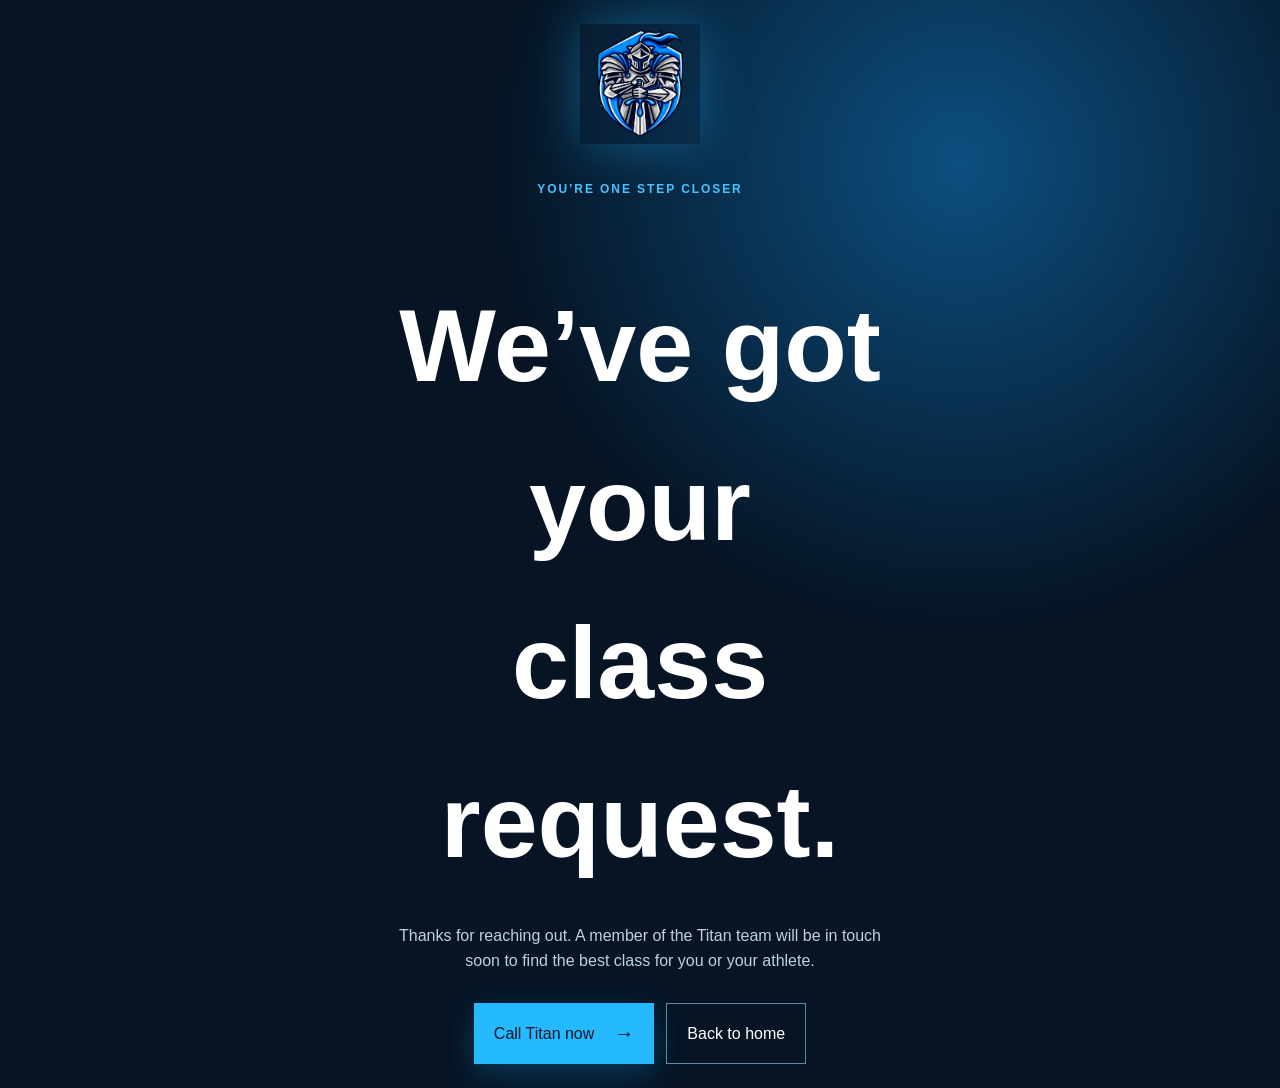
<file: thank-you.html>
<!doctype html>
<html lang="en"><head><meta charset="UTF-8" /><meta name="viewport" content="width=device-width, initial-scale=1.0" /><meta name="robots" content="noindex, nofollow" /><meta name="theme-color" content="#061424" /><link rel="icon" href="/favicon.ico" sizes="any" /><link rel="icon" href="/favicon-48.png" type="image/png" sizes="48x48" /><link rel="icon" href="/favicon-96.png" type="image/png" sizes="96x96" /><link rel="apple-touch-icon" href="/apple-touch-icon.png" sizes="180x180" /><link rel="manifest" href="/site.webmanifest" /><link rel="stylesheet" href="styles.css?v=launch-20260902" /><title>Free Class Request Received | Titan Brazilian Jiu-Jitsu</title></head><body class="utility-page"><main class="utility-main"><img class="utility-logo" src="assets/titan-knight-icon.png" alt="Titan Brazilian Jiu-Jitsu knight emblem" width="120" height="120" /><p class="eyebrow">YOU’RE ONE STEP CLOSER</p><h1>We’ve got your<br />class request.</h1><p>Thanks for reaching out. A member of the Titan team will be in touch soon to find the best class for you or your athlete.</p><div class="hero-actions"><a class="button button-primary" href="tel:+18035741908">Call Titan now <span>→</span></a><a class="button button-ghost utility-ghost" href="/">Back to home</a></div></main></body></html>
</file>
<file: styles.css>
:root{--ink:#061424;--forest:#0b2945;--lime:#159fe2;--cream:#eef2f5;--clay:#d6dee5;--white:#fff;--muted:#526272;--silver:#aebac6;--blue-glow:rgba(21,159,226,.38)}*{box-sizing:border-box}html{scroll-behavior:smooth}body{margin:0;background:var(--cream);color:var(--ink);font-family:"DM Sans",sans-serif;font-size:16px;line-height:1.55}.container{width:min(1160px,calc(100% - 48px));margin:auto}.site-header{position:absolute;z-index:5;width:100%;color:#fff}.nav-wrap{display:flex;align-items:center;justify-content:space-between;padding:22px 0}.brand{display:flex;gap:10px;align-items:center;color:inherit;text-decoration:none;line-height:.84}.brand-mark{display:grid;place-items:center;width:35px;height:35px;border:2px solid #25b9ff;border-radius:50%;font-family:"Barlow Condensed";font-size:25px;font-weight:800;box-shadow:0 0 22px rgba(37,185,255,.35)}.brand strong,.brand small{display:block;font-family:"Barlow Condensed";letter-spacing:.08em}.brand strong{font-size:23px}.brand small{font-size:10px;letter-spacing:.25em}.main-nav{display:flex;align-items:center;gap:27px}.main-nav a{color:inherit;text-decoration:none;font-size:14px;font-weight:600}.main-nav .nav-cta{background:#25b9ff;color:var(--ink);padding:11px 16px;box-shadow:0 9px 23px rgba(9,177,255,.28)}.menu-toggle{display:none;background:none;border:0;color:inherit}.hero{position:relative;min-height:760px;display:flex;align-items:center;color:#fff;background:#061424;overflow:hidden}.hero-media{position:absolute;inset:0;background:url("branding-assets/91aaba75f22881c7.jpeg") center/cover no-repeat;opacity:.72;filter:saturate(.85) contrast(1.08)}.hero-shade{position:absolute;inset:0;background:linear-gradient(90deg,rgba(3,14,29,.94) 0%,rgba(4,20,37,.79) 43%,rgba(5,22,39,.14) 100%),linear-gradient(0deg,rgba(2,11,21,.65),transparent 44%)}.hero-rings{position:absolute;width:720px;height:720px;right:-215px;top:42px;border:1px solid rgba(41,188,255,.45);border-radius:50%;box-shadow:0 0 0 60px rgba(14,119,180,.07),0 0 0 120px rgba(14,119,180,.05),0 0 120px 30px rgba(8,110,181,.12)}.hero-rings:before,.hero-rings:after{content:"";position:absolute;border:1px solid rgba(175,223,250,.22);border-radius:50%}.hero-rings:before{inset:95px}.hero-rings:after{inset:190px}.hero-type{position:absolute;right:-13px;bottom:-85px;color:transparent;font-family:"Barlow Condensed";font-size:clamp(210px,27vw,430px);font-weight:800;line-height:1;letter-spacing:-.07em;-webkit-text-stroke:1px rgba(152,213,246,.16);pointer-events:none}.hero-content{position:relative;padding-top:100px;max-width:1160px}.eyebrow{margin:0 0 14px;color:#48c3ff;font-size:12px;font-weight:700;letter-spacing:.16em}.hero h1,h2,h3{font-family:"Barlow Condensed",sans-serif;text-transform:uppercase;line-height:.91;margin:0;letter-spacing:-.02em}.hero h1{font-size:clamp(59px,8vw,108px);max-width:800px;text-shadow:0 8px 32px rgba(0,0,0,.25)}.hero-copy{max-width:510px;margin:27px 0 30px;font-size:18px}.hero-actions{display:flex;gap:12px;flex-wrap:wrap}.button{display:inline-flex;align-items:center;justify-content:center;gap:20px;padding:15px 20px;font-weight:700;text-decoration:none;border:0;cursor:pointer;font:inherit}.button-primary{background:#25b9ff;color:var(--ink);box-shadow:0 10px 30px rgba(17,169,239,.25)}.button-primary:hover{background:#77d7ff;transform:translateY(-2px)}.button-primary span{font-size:20px}.button-ghost{border:1px solid rgba(151,219,250,.6);color:#fff}.hero-scroll{position:absolute;bottom:23px;right:max(24px,calc((100% - 1160px)/2));color:#fff;text-decoration:none;font-size:10px;font-weight:700;letter-spacing:.15em}.hero-scroll span{font-size:16px;margin-left:9px}.proof-bar{background:#25b9ff;padding:22px 0}.proof-grid{display:grid;grid-template-columns:repeat(4,1fr);gap:20px}.proof-grid p{margin:0;border-left:1px solid rgba(6,20,36,.28);padding-left:16px;line-height:1.25}.proof-grid strong,.proof-grid span{display:block}.proof-grid strong{font-size:14px}.proof-grid span{font-size:12px}.momentum-strip{overflow:hidden;background:#061424;color:#d8f3ff;border-top:1px solid rgba(53,190,255,.35);border-bottom:1px solid rgba(53,190,255,.35);white-space:nowrap;font-family:"Barlow Condensed";font-size:21px;font-weight:700;letter-spacing:.08em;padding:10px 0}.momentum-strip div{display:inline-block;animation:marquee 26s linear infinite}.momentum-strip span{color:#25b9ff;margin:0 14px}.section{padding:110px 0}.split-heading{display:grid;grid-template-columns:1fr 340px;gap:60px;align-items:end;margin-bottom:50px}.section h2{font-size:clamp(48px,6vw,76px)}.split-heading>p{margin:0;color:var(--muted)}.program-grid{display:grid;grid-template-columns:repeat(3,1fr);gap:18px}.program-card{min-height:420px;padding:30px;display:flex;flex-direction:column;justify-content:flex-end;color:#fff;background:#12395d center/cover no-repeat;position:relative;isolation:isolate;transition:transform .3s ease,box-shadow .3s ease}.program-card:hover{transform:translateY(-8px);box-shadow:0 20px 42px rgba(4,25,43,.25)}.program-card:before{content:"";position:absolute;inset:0;background:linear-gradient(0deg,rgba(3,18,33,.96),rgba(7,36,60,.02));z-index:-1}.program-card-kids{background-image:url("branding-assets/221a5355733b5ccc.jpeg")}.program-card-youth{background-image:url("branding-assets/cc9642794b16d51b.jpeg")}.program-card-adults{background-image:url("branding-assets/91aaba75f22881c7.jpeg")}.card-label{color:#62d0ff;font-size:11px;font-weight:700;letter-spacing:.15em;margin:0 0 12px}.program-card h3{font-size:44px}.program-card p:not(.card-label){font-size:14px;max-width:270px}.program-card a,.text-link{color:inherit;font-weight:700;text-decoration:none;font-size:14px}.program-card a span,.text-link span{color:#55caff;font-size:18px;margin-left:5px}.story{background:var(--clay);position:relative;overflow:hidden}.story:before{content:"";position:absolute;left:-150px;bottom:-260px;width:550px;height:550px;border-radius:50%;border:1px solid rgba(9,101,158,.18);box-shadow:0 0 0 55px rgba(9,101,158,.05),0 0 0 110px rgba(9,101,158,.04)}.story-grid{display:grid;grid-template-columns:1fr 1fr;gap:9vw;align-items:center;position:relative}.story-image{height:560px;overflow:hidden;box-shadow:20px 20px 0 #25b9ff}.story-image img{width:100%;height:100%;object-fit:cover}.story-copy p:not(.eyebrow){color:#384b5b;max-width:450px}.story-copy .text-link{display:inline-block;margin-top:14px;color:var(--ink)}.schedule{background:linear-gradient(135deg,#061424,#0c3558);color:#fff;position:relative;overflow:hidden}.schedule:after{content:"";position:absolute;right:-180px;top:-200px;width:550px;height:550px;border:1px solid rgba(80,197,255,.3);border-radius:50%;box-shadow:0 0 0 70px rgba(16,123,188,.07),0 0 0 140px rgba(16,123,188,.05)}.schedule .container{position:relative;z-index:1}.centered{text-align:center;margin-bottom:48px}.schedule-layout{display:grid;grid-template-columns:280px 1fr;gap:55px;align-items:start}.schedule-note{border-top:1px solid rgba(255,255,255,.4);padding-top:18px}.schedule-number{display:block;color:#59ceff;font-family:"Barlow Condensed";font-size:36px;font-weight:700}.schedule-note p{font-size:18px;margin:5px 0 24px}.button-dark{background:#25b9ff;color:var(--ink)}.schedule-table{border-top:1px solid rgba(255,255,255,.4)}.schedule-row{display:grid;grid-template-columns:1.15fr 1fr 1fr;gap:20px;padding:21px 0;border-bottom:1px solid rgba(255,255,255,.25);font-size:13px}.schedule-row strong{font-size:17px}.schedule-row small{display:block;color:#b7c8d5;font-size:11px;text-transform:uppercase;letter-spacing:.08em}.schedule-head{color:#63d1ff;font-size:10px;font-weight:700;letter-spacing:.13em}.trial{background:var(--ink);color:#fff;padding:100px 0;position:relative;overflow:hidden}.trial:after{content:"T";position:absolute;right:5%;top:-100px;font-family:"Barlow Condensed";font-size:530px;line-height:1;color:transparent;-webkit-text-stroke:1px rgba(74,197,255,.12);pointer-events:none}.trial-grid{display:grid;grid-template-columns:1fr 460px;gap:100px;position:relative;z-index:1}.trial h2{font-size:clamp(55px,6vw,80px)}.trial-grid>div>p:not(.eyebrow){max-width:390px;color:#c1d0dc}.trial-form{display:grid;gap:17px}.trial-form label{font-size:12px;font-weight:700;letter-spacing:.07em;text-transform:uppercase}.trial-form input,.trial-form select{display:block;width:100%;margin-top:6px;background:transparent;border:0;border-bottom:1px solid #52718a;color:#fff;padding:11px 0;font:inherit;border-radius:0}.trial-form select option{color:var(--ink)}.trial-form .button{margin-top:8px}.form-note{font-size:12px;color:#afc2d0;text-align:center;margin:0}.form-note a{color:#57cdff}.visit{padding:85px 0;background:#f7f9fa}.visit-grid{display:grid;grid-template-columns:1.3fr 1fr .7fr;gap:35px;align-items:end}.visit-details p{margin:0 0 16px}.visit-details a,.visit-links a{color:var(--ink)}.visit-links{display:grid;gap:8px}.site-footer{background:#061424;color:#fff;padding:28px 0;border-top:1px solid rgba(57,186,255,.35)}.site-footer .container{display:flex;justify-content:space-between;align-items:center}.site-footer p{margin:0;font-size:12px;color:#b4c6d2}.sr-only{position:absolute;width:1px;height:1px;overflow:hidden;clip:rect(0,0,0,0)}@keyframes marquee{from{transform:translateX(0)}to{transform:translateX(-50%)}}
@media(max-width:800px){.main-nav{display:none;position:absolute;top:75px;left:0;right:0;background:var(--forest);padding:22px 24px;flex-direction:column;align-items:flex-start;gap:19px}.main-nav.open{display:flex}.menu-toggle{display:grid;gap:5px}.menu-toggle span:not(.sr-only){display:block;width:25px;height:2px;background:currentColor}.hero{min-height:680px}.hero-content{padding-top:80px}.proof-grid{grid-template-columns:1fr 1fr;gap:20px}.split-heading,.story-grid,.trial-grid,.visit-grid,.schedule-layout{grid-template-columns:1fr;gap:35px}.section{padding:75px 0}.program-grid{grid-template-columns:1fr}.program-card{min-height:350px}.story-image{height:430px;order:2}.schedule-row{grid-template-columns:1fr;gap:7px}.schedule-head{display:none}.visit-grid{align-items:start}.site-footer .container{gap:18px;align-items:flex-start;flex-direction:column}.hero-scroll{display:none}}
@media(max-width:450px){.container{width:min(100% - 32px,1160px)}.proof-grid{grid-template-columns:1fr}.hero h1{font-size:54px}.hero-copy{font-size:16px}.hero-actions .button{width:100%}}
.brand-logo{width:48px;height:48px;object-fit:cover;border:2px solid #25b9ff;border-radius:50%;box-shadow:0 0 22px rgba(37,185,255,.35)}.hero-media{background-image:url("assets/hero-training.avif")}.program-card-kids{background-image:url("assets/training-detail.avif")}.program-card-youth{background-image:url("assets/coaching-community.avif")}.program-card-adults{background-image:url("assets/hero-training.avif")}.site-footer p a{color:#8addff}.utility-page{min-height:100vh;background:radial-gradient(circle at 75% 15%,#0c4f80 0,transparent 35%),#061424;color:#fff;display:grid;place-items:center;padding:24px}.utility-main{max-width:680px;text-align:center}.utility-logo{width:120px;height:120px;object-fit:cover;border-radius:50%;border:3px solid #25b9ff;box-shadow:0 0 50px rgba(37,185,255,.35);margin-bottom:28px}.utility-main h1{font-size:clamp(55px,8vw,105px);margin-bottom:22px}.utility-main>p:not(.eyebrow){color:#c0d1dc;max-width:520px;margin:0 auto 30px}.utility-main .hero-actions{justify-content:center}.utility-ghost{border-color:rgba(151,219,250,.6)}.legal-header{background:#061424;color:#fff;padding:20px 0}.legal-header .container{display:flex;justify-content:space-between;align-items:center}.legal-header .text-link{color:#fff}.legal-page{max-width:800px;padding:90px 0}.legal-page h1{font-family:"Barlow Condensed",sans-serif;text-transform:uppercase;font-size:clamp(58px,8vw,100px);line-height:.9;margin:0 0 48px}.legal-page h2{font-size:36px;margin:42px 0 16px}.legal-page p{color:#405363}.legal-page a{color:#075f98;font-weight:700}
.site-header{background:linear-gradient(180deg,rgba(4,17,32,.72),transparent)}.nav-wrap{padding:15px 0}.brand-logo{width:68px;height:68px;object-fit:contain;border:0;border-radius:0;background:transparent;box-shadow:0 0 28px rgba(37,185,255,.48)}.brand strong{font-size:28px}.brand small{font-size:11px}.hero-logo{display:block;width:150px;height:150px;object-fit:contain;margin:-28px 0 -25px -12px;filter:drop-shadow(0 8px 22px rgba(0,0,0,.45))}.hero-content .eyebrow{margin-top:0}.site-footer .brand-logo{width:58px;height:58px}.utility-logo{object-fit:contain;border:0;border-radius:0;background:transparent}
@media(max-width:800px){.brand-logo{width:56px;height:56px}.brand strong{font-size:24px}.hero-logo{width:125px;height:125px;margin:-15px 0 -17px -8px}}
.program-card-kids{background-image:url("assets/coaching-community.avif");background-position:center 45%}.program-card-youth{background-image:url("assets/medium-titans.avif");background-position:center 36%}.program-card-adults{background-image:url("assets/towering-titans.avif");background-position:center 36%}.hero-logo{position:absolute;top:50%;right:2.5%;width:min(31vw,330px);height:auto;margin:0;transform:translateY(-50%);filter:drop-shadow(0 12px 28px rgba(0,0,0,.55));opacity:.96}.hero-content{min-height:420px;display:flex;flex-direction:column;justify-content:center}.hero-content .eyebrow,.hero-content h1,.hero-content .hero-copy,.hero-content .hero-actions{position:relative;z-index:1}@media(max-width:800px){.hero-logo{display:none}.hero-content{min-height:0}}
.skip-link{position:fixed;top:10px;left:10px;z-index:100;background:#25b9ff;color:#061424;padding:10px 14px;font-weight:700;text-decoration:none;transform:translateY(-160%);transition:transform .2s ease}.skip-link:focus{transform:translateY(0)}@media(prefers-reduced-motion:reduce){html{scroll-behavior:auto}.momentum-strip div{animation:none}.program-card,.button-primary,.skip-link{transition:none}}.hero-content{min-height:0;display:block}.hero-content .eyebrow,.hero-content h1,.hero-content .hero-copy,.hero-content .hero-actions{position:static}
.lineage{background:#f7f9fa}.lineage-grid{display:grid;grid-template-columns:minmax(260px,.75fr) 1fr;gap:9vw;align-items:center}.lineage-mark{background:#061424;min-height:330px;display:grid;place-items:center;padding:34px;box-shadow:18px 18px 0 #25b9ff}.lineage-mark img{display:block;max-width:100%;max-height:230px;object-fit:contain;image-rendering:auto}.lineage-copy{max-width:550px;color:#405363}.lineage-path{list-style:none;padding:0;margin:29px 0 20px;display:grid;gap:0}.lineage-path li{position:relative;min-height:43px;padding:0 0 15px 42px;color:#173653;font-size:14px;font-weight:700}.lineage-path li:before{content:"";position:absolute;left:0;top:2px;width:15px;height:15px;border:3px solid #159fe2;border-radius:50%;background:#f7f9fa;box-shadow:0 0 0 5px rgba(21,159,226,.12)}.lineage-path li:not(:last-child):after{content:"";position:absolute;left:8px;top:22px;bottom:1px;width:2px;background:linear-gradient(#159fe2,rgba(21,159,226,.18))}.lineage-team{margin:0;color:#0b5e93;font-weight:800;font-size:18px}.leader-team{background:#d6dee5}.leader-grid{display:grid;grid-template-columns:repeat(3,1fr);gap:18px}.leader-card{background:#061424;color:#fff;display:flex;flex-direction:column}.leader-card img{height:310px;width:100%;object-fit:cover;object-position:center 24%;filter:saturate(.9) contrast(1.05)}.leader-card>div{padding:25px}.leader-card .card-label{font-size:10px}.leader-card h3{font-size:39px}.leader-card p:not(.card-label){font-size:14px;color:#c8d7e2;margin-bottom:0}.social-feed{background:#061424;color:#fff}.social-feed .split-heading>p{color:#c0d1dc}.instagram-feed{min-height:190px;display:grid;place-items:center;border:1px solid rgba(99,209,255,.42);background:linear-gradient(135deg,rgba(18,79,125,.38),rgba(6,20,36,.35))}.instagram-empty{display:inline-flex;align-items:center;gap:12px;padding:17px 21px;background:#25b9ff;color:#061424;font-weight:800;text-decoration:none}.instagram-empty span{font-size:20px}.instagram-posts{display:grid;grid-template-columns:repeat(3,1fr);width:100%;gap:12px;padding:12px}.instagram-post{position:relative;aspect-ratio:1;overflow:hidden;background:#0c3558}.instagram-post img{width:100%;height:100%;object-fit:cover;transition:transform .35s ease}.instagram-post:hover img{transform:scale(1.04)}.instagram-post span{position:absolute;inset:auto 0 0;padding:20px 16px 12px;background:linear-gradient(transparent,rgba(0,0,0,.8));color:#fff;font-size:12px;font-weight:700}.social-link{display:inline-flex;align-items:center;gap:9px;text-decoration:none;font-weight:700}.social-link svg{width:20px;height:20px;fill:none;stroke:currentColor;stroke-width:1.8}.social-link:nth-child(2) svg{fill:currentColor;stroke:none}.social-link b{font-size:14px}@media(max-width:800px){.site-header{background:linear-gradient(180deg,rgba(4,17,32,.96),rgba(4,17,32,.44),transparent)}.nav-wrap{min-height:82px;padding:11px 0}.menu-toggle{width:48px;height:48px;place-content:center;justify-items:center;border:1px solid rgba(143,220,255,.45);background:rgba(6,20,36,.44)}.menu-toggle span:not(.sr-only){width:22px}.main-nav{top:76px;left:12px;right:12px;padding:16px;background:#071a2c;border:1px solid rgba(79,198,255,.3);box-shadow:0 20px 42px rgba(0,0,0,.36)}.main-nav a{width:100%;min-height:44px;display:flex;align-items:center;padding:9px 4px;font-size:15px}.main-nav .nav-cta{justify-content:center;padding:13px 16px}.hero{min-height:710px;align-items:flex-end}.hero-content{padding:145px 0 88px}.hero h1{font-size:clamp(50px,15vw,70px);line-height:.88}.hero-copy{margin:22px 0 26px;font-size:16px;line-height:1.55}.hero-actions{gap:10px}.hero-actions .button{min-height:56px}.proof-bar{padding:20px 0}.proof-grid{gap:0}.proof-grid p{min-height:66px;padding:12px 0 12px 14px}.momentum-strip{font-size:18px}.section{padding:70px 0}.split-heading{margin-bottom:34px}.split-heading>p{font-size:15px}.program-card{min-height:390px;padding:25px}.program-card h3{font-size:42px}.story-image{height:360px;box-shadow:12px 12px 0 #25b9ff}.story-copy .text-link{margin-top:8px}.lineage-grid,.leader-grid{grid-template-columns:1fr}.lineage-mark{min-height:238px;padding:24px;box-shadow:12px 12px 0 #25b9ff}.leader-card img{height:350px}.leader-card>div{padding:24px}.schedule-row{padding:18px 0}.trial{padding:74px 0}.trial-grid{gap:42px}.trial-form{gap:14px}.trial-form input,.trial-form select{min-height:48px}.visit{padding:68px 0}.visit-links{gap:13px}.social-link{min-height:44px}.instagram-empty{width:100%;justify-content:center;text-align:center;min-height:60px}.instagram-posts{grid-template-columns:1fr}.site-footer{padding:26px 0}.site-footer .container{gap:12px}.site-footer p{line-height:1.5}}@media(max-width:450px){.container{width:min(100% - 32px,1160px)}.brand{gap:8px}.brand-logo{width:52px;height:52px}.brand strong{font-size:22px}.brand small{font-size:10px}.hero{min-height:680px}.hero-content{padding-top:126px;padding-bottom:70px}.proof-grid p{border-left:0;border-bottom:1px solid rgba(6,20,36,.18);padding-left:0}.proof-grid p:last-child{border-bottom:0}.section h2{font-size:clamp(45px,14vw,61px)}.program-card{min-height:365px}.leader-card img{height:320px}.form-note{font-size:11px}}body{font-family:"Open Sans",sans-serif}
</file>
<file: fixes.css>
.session-label { display: none; }
.momentum-strip { white-space: normal; }
.momentum-strip .momentum-track { display: flex; width: max-content; animation: titan-ticker 72s linear infinite; }
.momentum-strip .momentum-group { flex: 0 0 auto; display: block; white-space: nowrap; animation: none; }
.momentum-strip .momentum-group::after { content: "✦"; color: #25b9ff; margin: 0 14px; }
.first-class { background: #f7f9fa; }
.first-class-steps { display: grid; grid-template-columns: repeat(3, 1fr); gap: 18px; }
.first-class-steps article { min-height: 290px; padding: 28px; background: #061424; color: #fff; position: relative; overflow: hidden; }
.first-class-steps article::after { content: ""; position: absolute; width: 210px; height: 210px; right: -85px; bottom: -115px; border: 1px solid rgba(86, 206, 255, .45); border-radius: 50%; box-shadow: 0 0 0 38px rgba(21, 159, 226, .06); }
.first-class-steps span { display: block; color: #4fc7ff; font-family: "Barlow Condensed", sans-serif; font-size: 34px; font-weight: 700; line-height: 1; margin-bottom: 54px; }
.first-class-steps h3 { font-size: 40px; margin-bottom: 15px; position: relative; z-index: 1; }
.first-class-steps p { color: #c8d7e2; font-size: 14px; margin: 0; position: relative; z-index: 1; }
.first-class-cta { display: flex; align-items: center; justify-content: space-between; gap: 24px; margin-top: 18px; padding: 26px 30px; background: #d6dee5; }
.first-class-cta .eyebrow { margin-bottom: 6px; }
.first-class-cta h3 { color: #061424; font-size: 38px; }

.schedule-intro { max-width: 560px; margin: 18px auto 0; color: #c4d5e1; }
.calendar-legend { display: flex; justify-content: center; flex-wrap: wrap; gap: 18px; margin: 0 0 18px; font-size: 12px; font-weight: 700; letter-spacing: .08em; }
.calendar-legend span { display: inline-flex; align-items: center; gap: 7px; }
.legend-dot { width: 10px; height: 10px; border-radius: 50%; display: inline-block; }
.gi-dot { background: #54caff; } .nogi-dot { background: #b7c6d3; } .homeschool-dot { background: #ffe26b; }
.class-calendar { display: grid; grid-template-columns: repeat(5, 1fr); gap: 10px; align-items: stretch; }
.calendar-day { min-height: 318px; padding: 16px; border: 1px solid rgba(120, 210, 255, .26); background: rgba(5, 25, 45, .64); box-shadow: inset 0 1px 0 rgba(255,255,255,.06); }
.calendar-day h3 { color: #fff; font-size: 31px; margin: 0 0 15px; letter-spacing: .04em; }
.calendar-day h3 small { display: block; margin-top: 2px; color: #83d9ff; font-family: "Open Sans", sans-serif; font-size: 10px; font-weight: 700; letter-spacing: .12em; }
.calendar-session { position: relative; margin: 0 0 9px; padding: 13px 10px 11px; border-left: 3px solid #54caff; background: rgba(255,255,255,.08); }
.calendar-session b { display: block; margin-bottom: 6px; color: #76d8ff; font-size: 9px; letter-spacing: .13em; }
.calendar-session strong, .calendar-session span { display: block; }
.calendar-session strong { font-size: 14px; line-height: 1.15; }
.calendar-session span { margin-top: 7px; color: #d4e1e9; font-size: 12px; line-height: 1.35; }
.calendar-session time { display: inline-block; color: #fff; font-family: "Barlow Condensed", sans-serif; font-size: 18px; font-weight: 700; letter-spacing: .02em; white-space: nowrap; }
.calendar-session.nogi { border-left-color: #c4d0d8; } .calendar-session.nogi b { color: #d5dfe5; }
.calendar-day.is-today { border-color: rgba(84, 202, 255, .92); background: linear-gradient(180deg, rgba(22, 103, 151, .68), rgba(5,25,45,.78)); transform: translateY(-8px); box-shadow: 0 18px 38px rgba(0,0,0,.22), 0 0 0 1px rgba(125, 219, 255, .22); }
.calendar-day.is-today h3::after { content: "TODAY"; display: inline-block; margin-left: 7px; padding: 4px 6px; border-radius: 2px; background: #54caff; color: #061424; font-family: "Open Sans", sans-serif; font-size: 8px; font-weight: 800; letter-spacing: .11em; vertical-align: middle; }
.homeschool-day { background: linear-gradient(180deg, rgba(94, 78, 28, .38), rgba(5,25,45,.75)); border-color: rgba(255, 226, 107, .48); }
.calendar-session.homeschool { border-left-color: #ffe26b; } .calendar-session.homeschool b { color: #ffe26b; }
.calendar-note { margin: 17px 2px 0; color: #fff0a8; font-size: 11px; font-weight: 700; line-height: 1.5; text-transform: uppercase; letter-spacing: .07em; }
.schedule-booking { display: flex; align-items: center; justify-content: space-between; gap: 34px; margin-top: 24px; padding: 32px 36px; border: 1px solid rgba(112, 215, 255, .58); background: linear-gradient(115deg, #1488c5, #11669d 55%, #082b4b); box-shadow: 0 22px 52px rgba(0,0,0,.3), inset 0 1px 0 rgba(255,255,255,.2); }
.schedule-booking .eyebrow { color: #d6f4ff; margin-bottom: 7px; }.schedule-booking h3 { color: #fff; font-size: clamp(36px, 4vw, 54px); }.schedule-booking p:not(.eyebrow) { max-width: 590px; margin: 12px 0 0; color: #e1f5ff; font-size: 14px; }.calendar-booking-cta { flex: 0 0 auto; min-height: 58px; padding: 17px 25px; box-shadow: 0 14px 28px rgba(0,0,0,.2); }

.titan-gallery { background: #061424; color: #fff; }.titan-gallery .split-heading > p { color: #c2d5e1; }
.photo-marquee { overflow: hidden; border: 1px solid rgba(99, 209, 255, .46); background: #061424; box-shadow: 18px 18px 0 rgba(21,159,226,.7); }.photo-track { display: flex; width: max-content; animation: titan-gallery-scroll 72s linear infinite; }.photo-set { display: flex; gap: 12px; padding: 12px 6px; }.photo-set figure { width: 294px; height: 220px; flex: 0 0 auto; margin: 0; overflow: hidden; background: #092033; }.photo-set figure.is-portrait { width: 165px; }.photo-set img { width: 100%; height: 100%; display: block; object-fit: cover; object-position: center; }.photo-marquee:hover .photo-track { animation-play-state: paused; }.gallery-link { display: block; padding: 13px 18px; border-top: 1px solid rgba(99,209,255,.33); color: #a8e7ff; font-size: 12px; font-weight: 800; text-decoration: none; }.gallery-link span { font-size: 17px; }
.titan-proof { background: #d6dee5; overflow: hidden; }.proof-showcase { display: grid; grid-template-columns: .9fr 1.1fr; gap: 8vw; align-items: center; }.proof-copy > p:not(.eyebrow) { max-width: 450px; color: #405363; }.proof-links { display: flex; flex-wrap: wrap; gap: 22px; margin-top: 22px; }.proof-awards { display: grid; grid-template-columns: 1fr 1.1fr 1fr; gap: 12px; align-items: stretch; }.proof-awards article { min-height: 250px; padding: 22px; display: flex; flex-direction: column; justify-content: flex-end; }.review-score, .facebook-score { background: #fff; color: #061424; }.star-row { margin-bottom: auto; color: #e7af22; font-size: 16px; letter-spacing: .05em; }.review-score strong, .facebook-score strong { font-family: "Barlow Condensed", sans-serif; font-size: 66px; line-height: .8; }.proof-awards span { margin-top: 9px; font-size: 11px; font-weight: 800; letter-spacing: .09em; text-transform: uppercase; }.proof-awards p { margin: 9px 0 0; color: #536575; font-size: 12px; }.award-card { position: relative; overflow: hidden; background: #061424; color: #fff; border: 1px solid #159fe2; box-shadow: 10px 10px 0 #159fe2; }.award-card::before { content: "✦"; position: absolute; right: -18px; top: -42px; color: rgba(86, 206, 255, .18); font-size: 190px; }.award-card span { position: relative; margin-top: auto; color: #bdeeff; }.award-card strong { position: relative; margin-top: 5px; font-family: "Barlow Condensed", sans-serif; font-size: 66px; line-height: .75; letter-spacing: .02em; }.award-stars { position: relative; display: flex; gap: 3px; color: #ffe26b; }.award-stars svg { width: 20px; height: 20px; fill: currentColor; filter: drop-shadow(0 0 6px rgba(255,226,107,.32)); }

@keyframes titan-ticker {
  to { transform: translateX(-50%); }
}
@keyframes titan-gallery-scroll {
  to { transform: translateX(-50%); }
}

@media (max-width: 800px) {
  .session-label { display: block; color: #63d1ff; font-size: 10px; letter-spacing: .12em; text-transform: uppercase; margin-bottom: 2px; }
  .first-class-steps { grid-template-columns: 1fr; gap: 12px; }
  .first-class-steps article { min-height: 0; padding: 24px; }
  .first-class-steps span { margin-bottom: 26px; }
  .first-class-cta { align-items: flex-start; flex-direction: column; padding: 24px; }
  .first-class-cta .button { width: 100%; min-height: 56px; }
  .class-calendar { grid-template-columns: 1fr; gap: 10px; }
  .calendar-day, .calendar-day.is-today { min-height: 0; transform: none; }
  .calendar-day h3 { display: flex; align-items: baseline; gap: 8px; margin-bottom: 12px; }
  .calendar-day h3 small { display: inline; margin: 0; }
  .schedule-booking { align-items: flex-start; flex-direction: column; padding: 27px 24px; }
  .calendar-booking-cta { width: 100%; }
  .photo-marquee { box-shadow: 10px 10px 0 rgba(21,159,226,.7); }.photo-track { animation-duration: 58s; }.photo-set { gap: 9px; padding: 9px 5px; }.photo-set figure { width: 227px; height: 170px; }.photo-set figure.is-portrait { width: 128px; }.proof-showcase { grid-template-columns: 1fr; gap: 42px; }.proof-awards { grid-template-columns: 1fr 1.15fr 1fr; gap: 8px; }.proof-awards article { min-height: 205px; padding: 15px; }.review-score strong, .facebook-score strong { font-size: 54px; }.award-card strong { font-size: 37px; }.proof-awards p { font-size: 10px; }
}

@media (prefers-reduced-motion: reduce) {
  .momentum-strip .momentum-track { animation: none; }
  .photo-track { animation: none; width: 100%; overflow-x: auto; }
  .photo-set[aria-hidden="true"] { display: none; }
}

.footer-legal { white-space: nowrap; }
</file>
